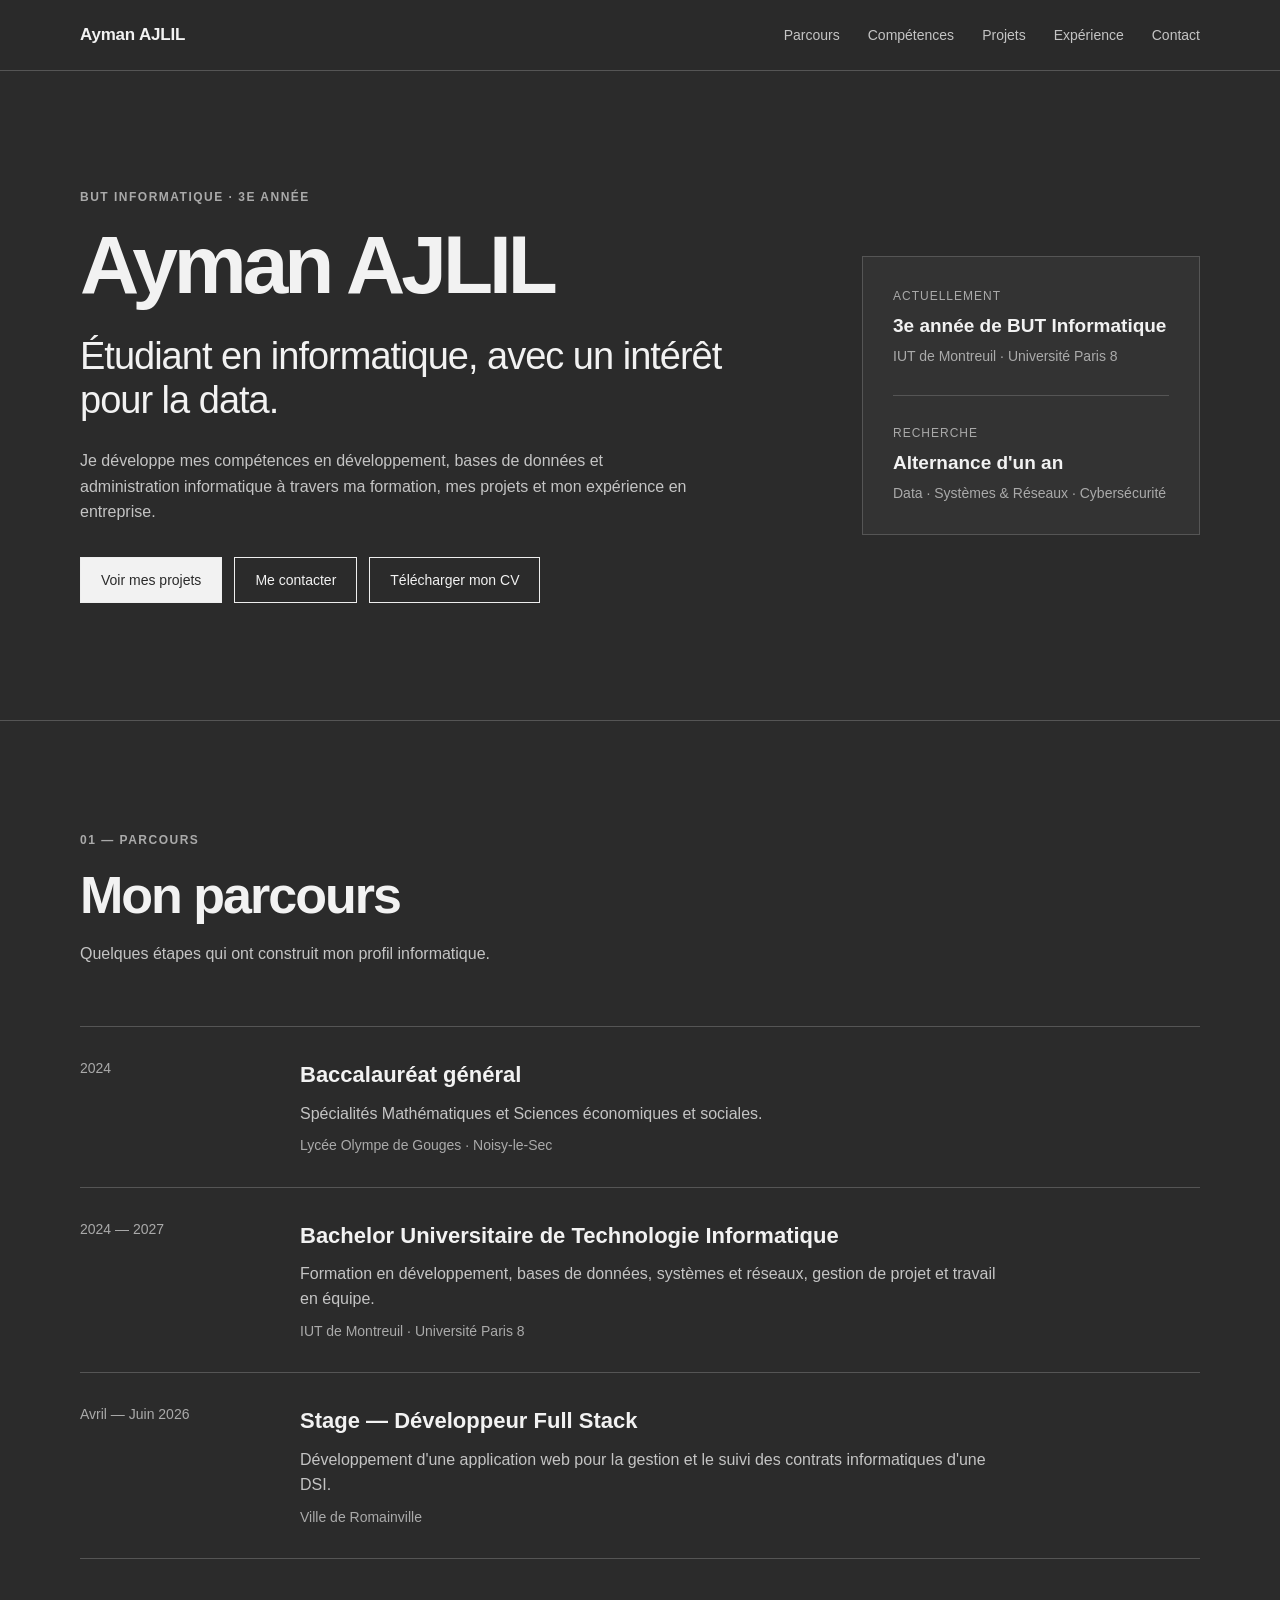
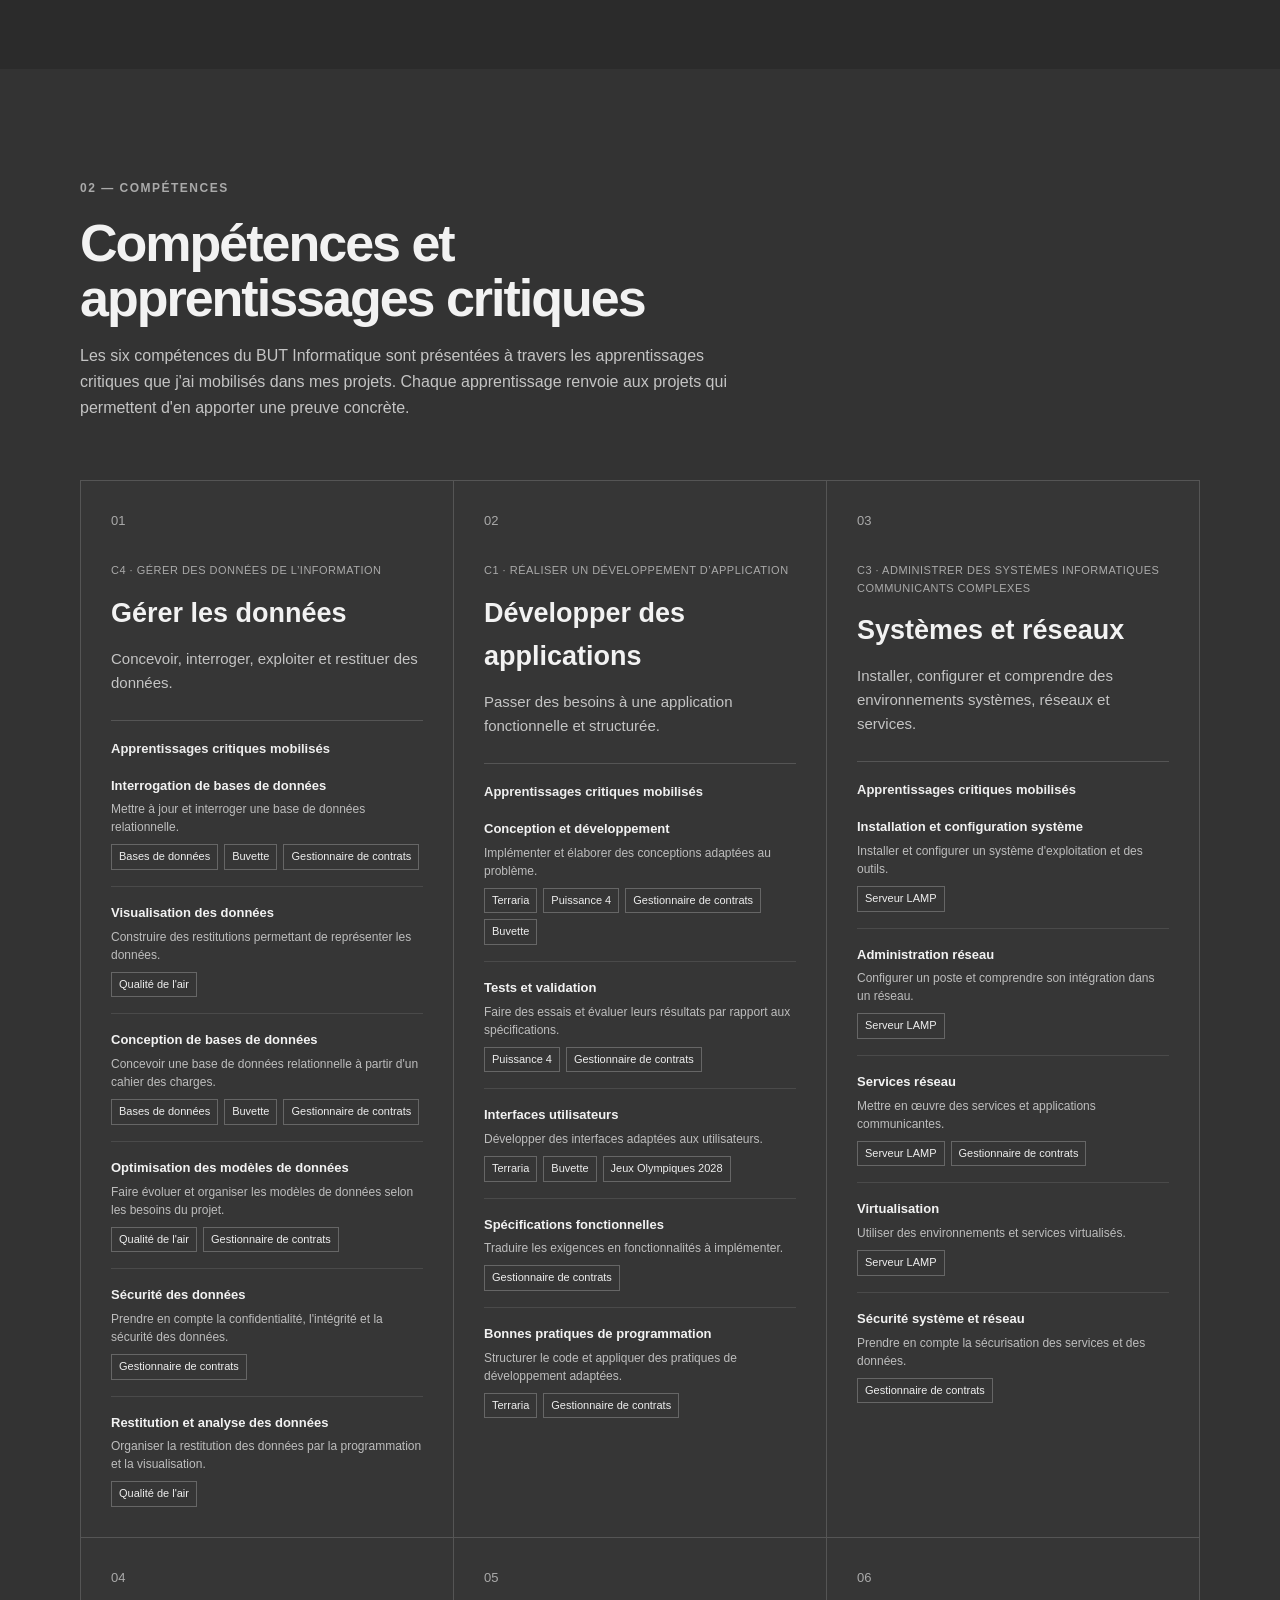
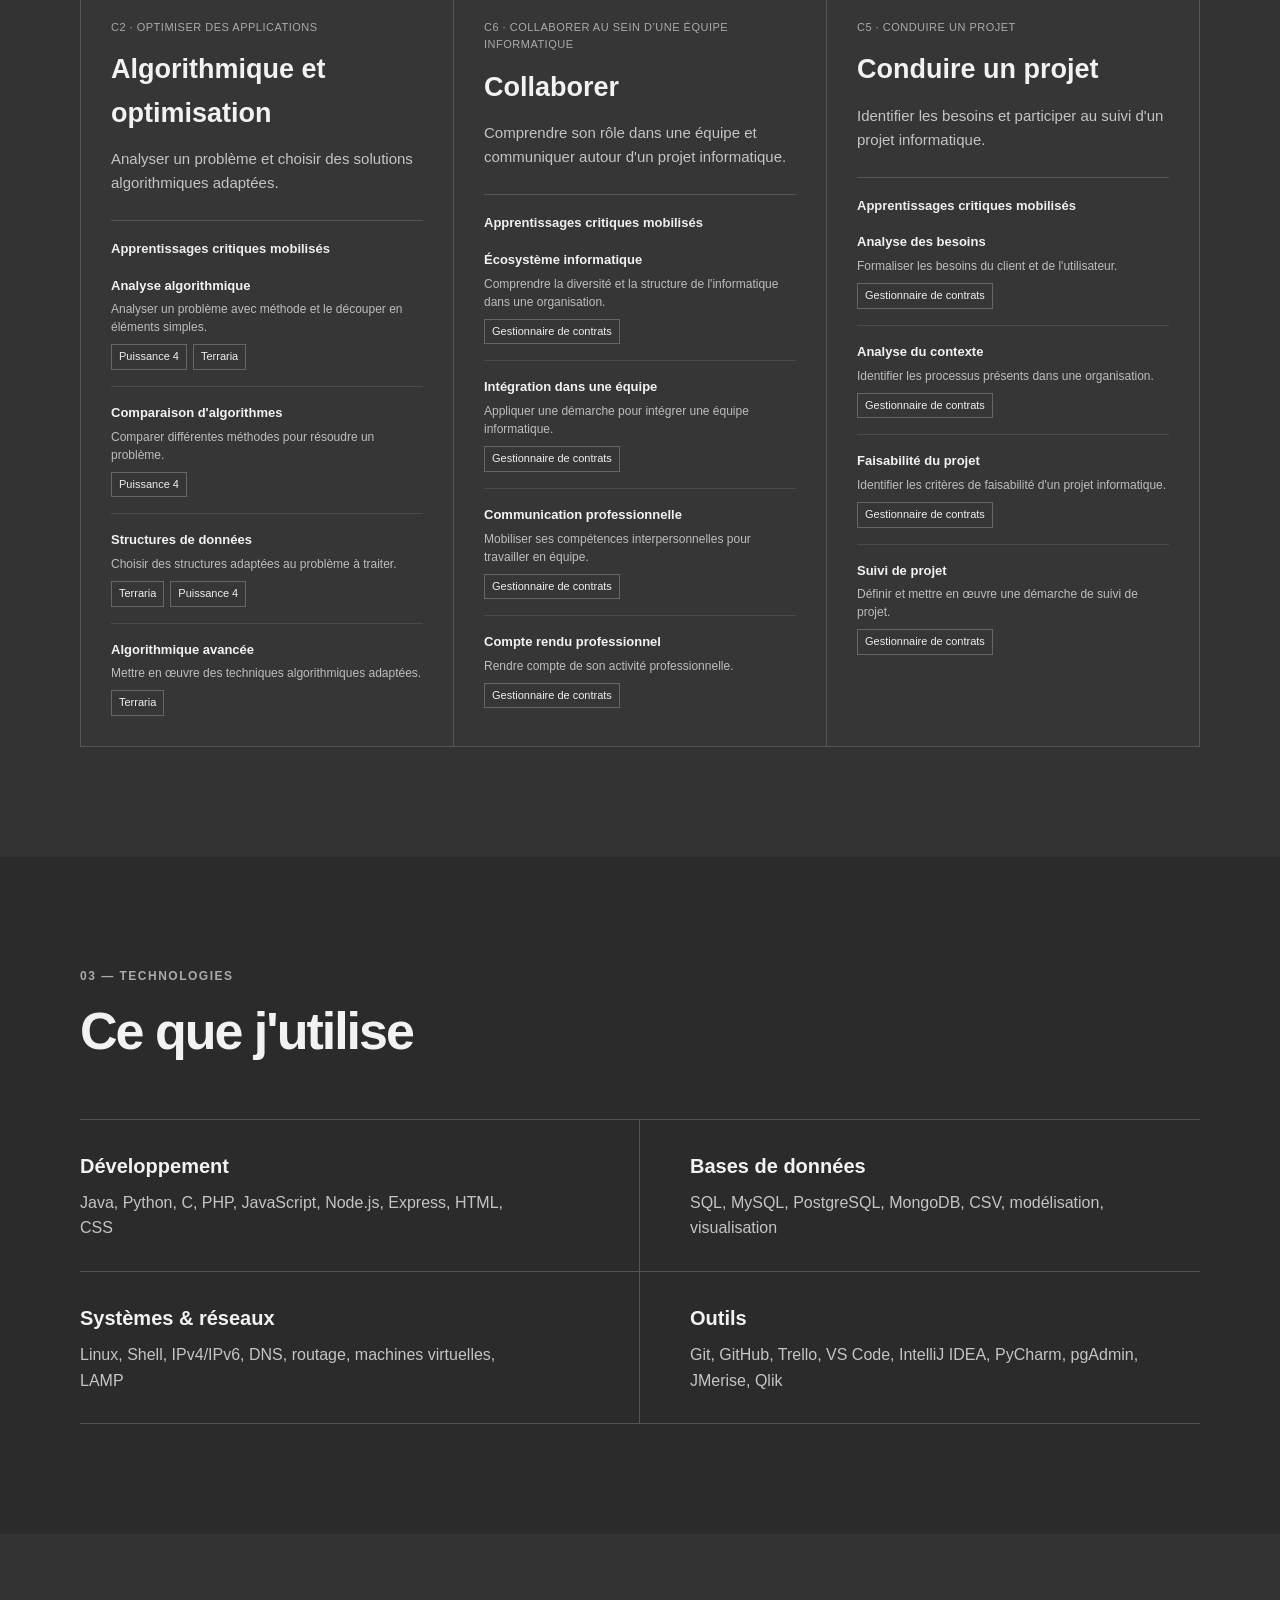
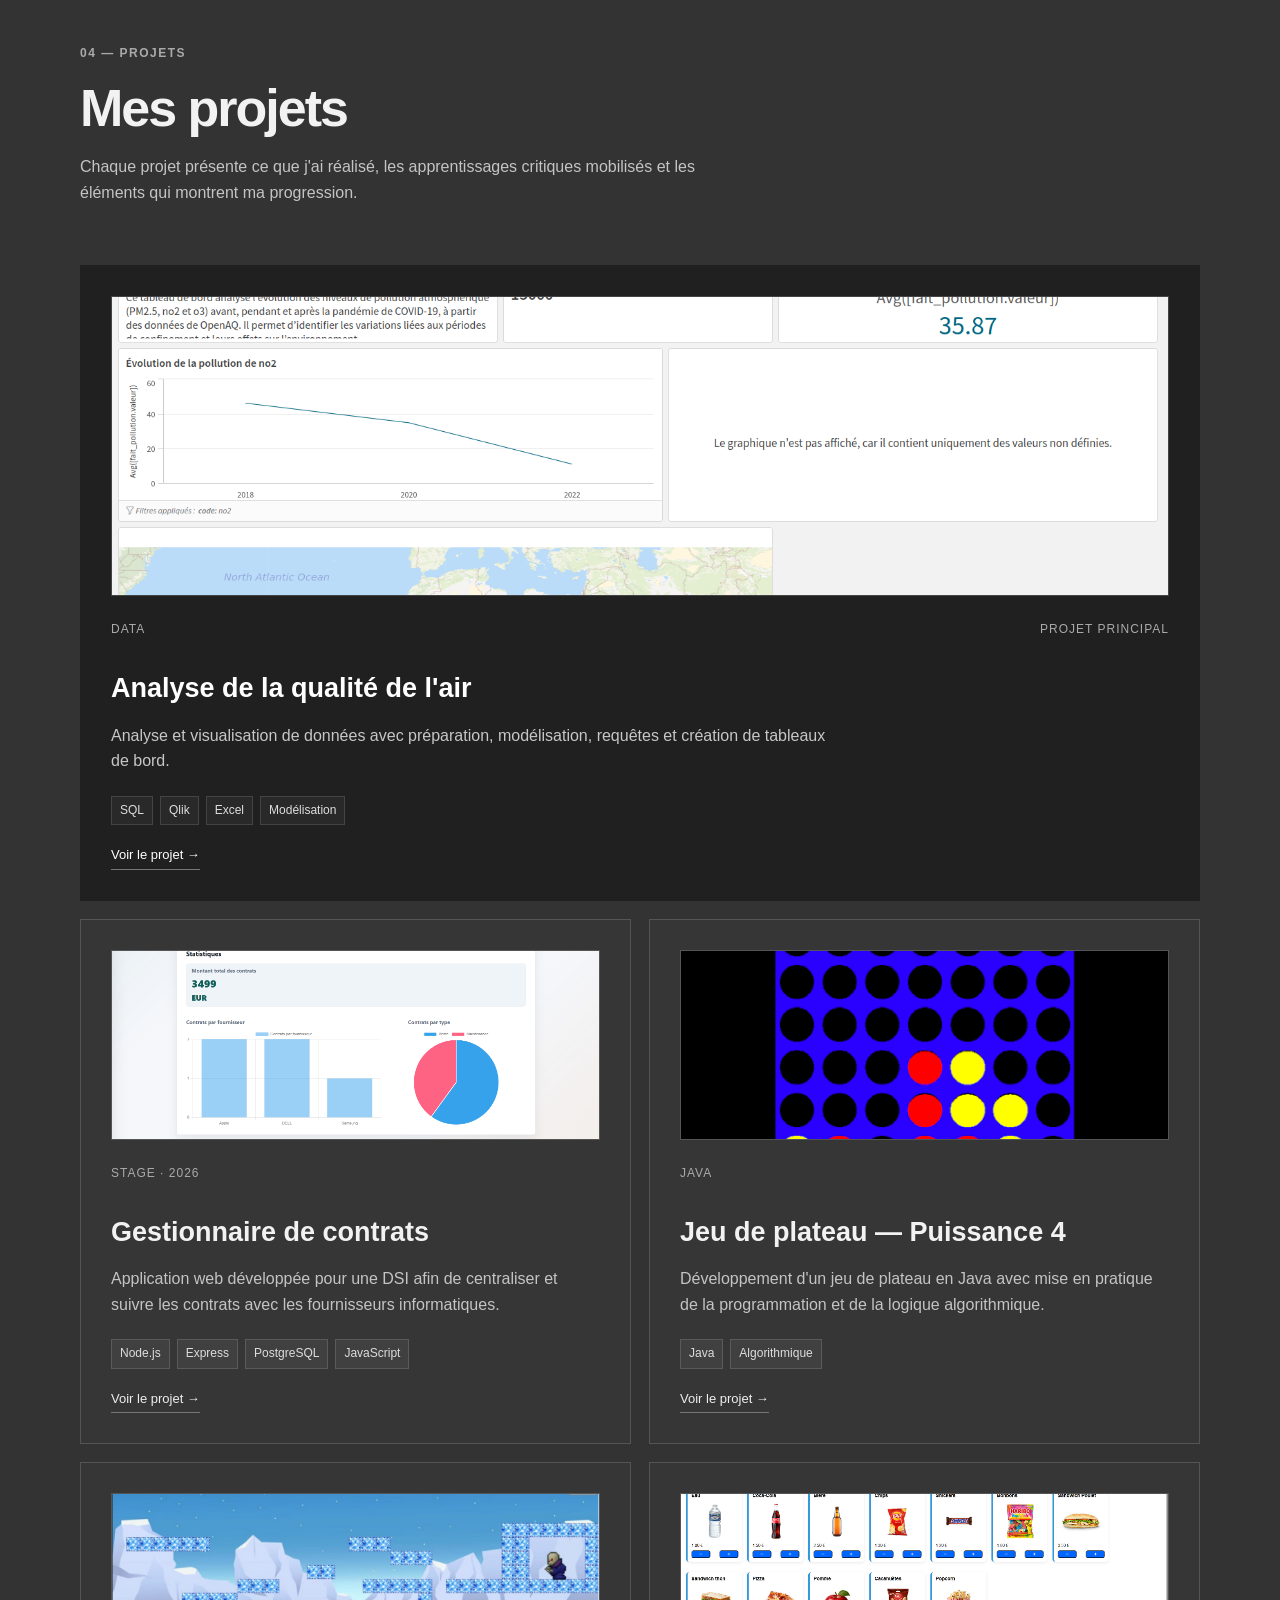
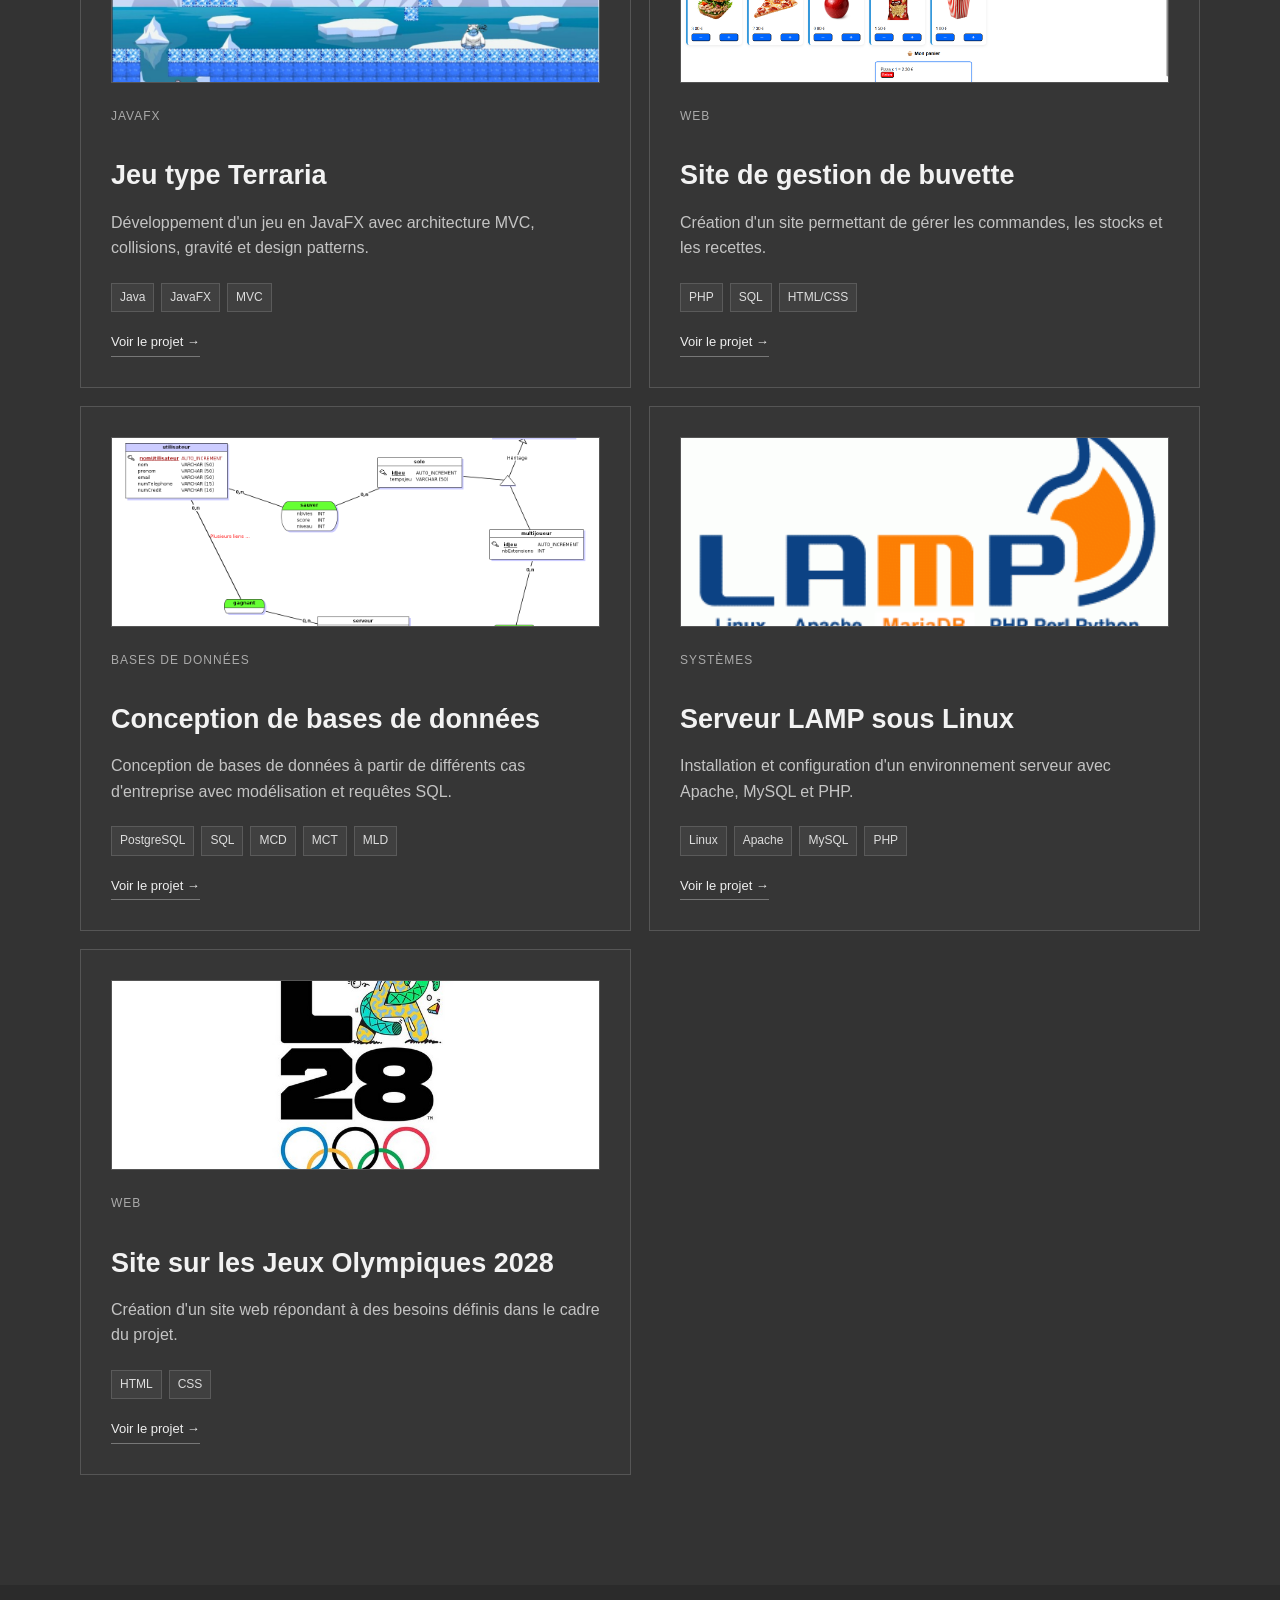
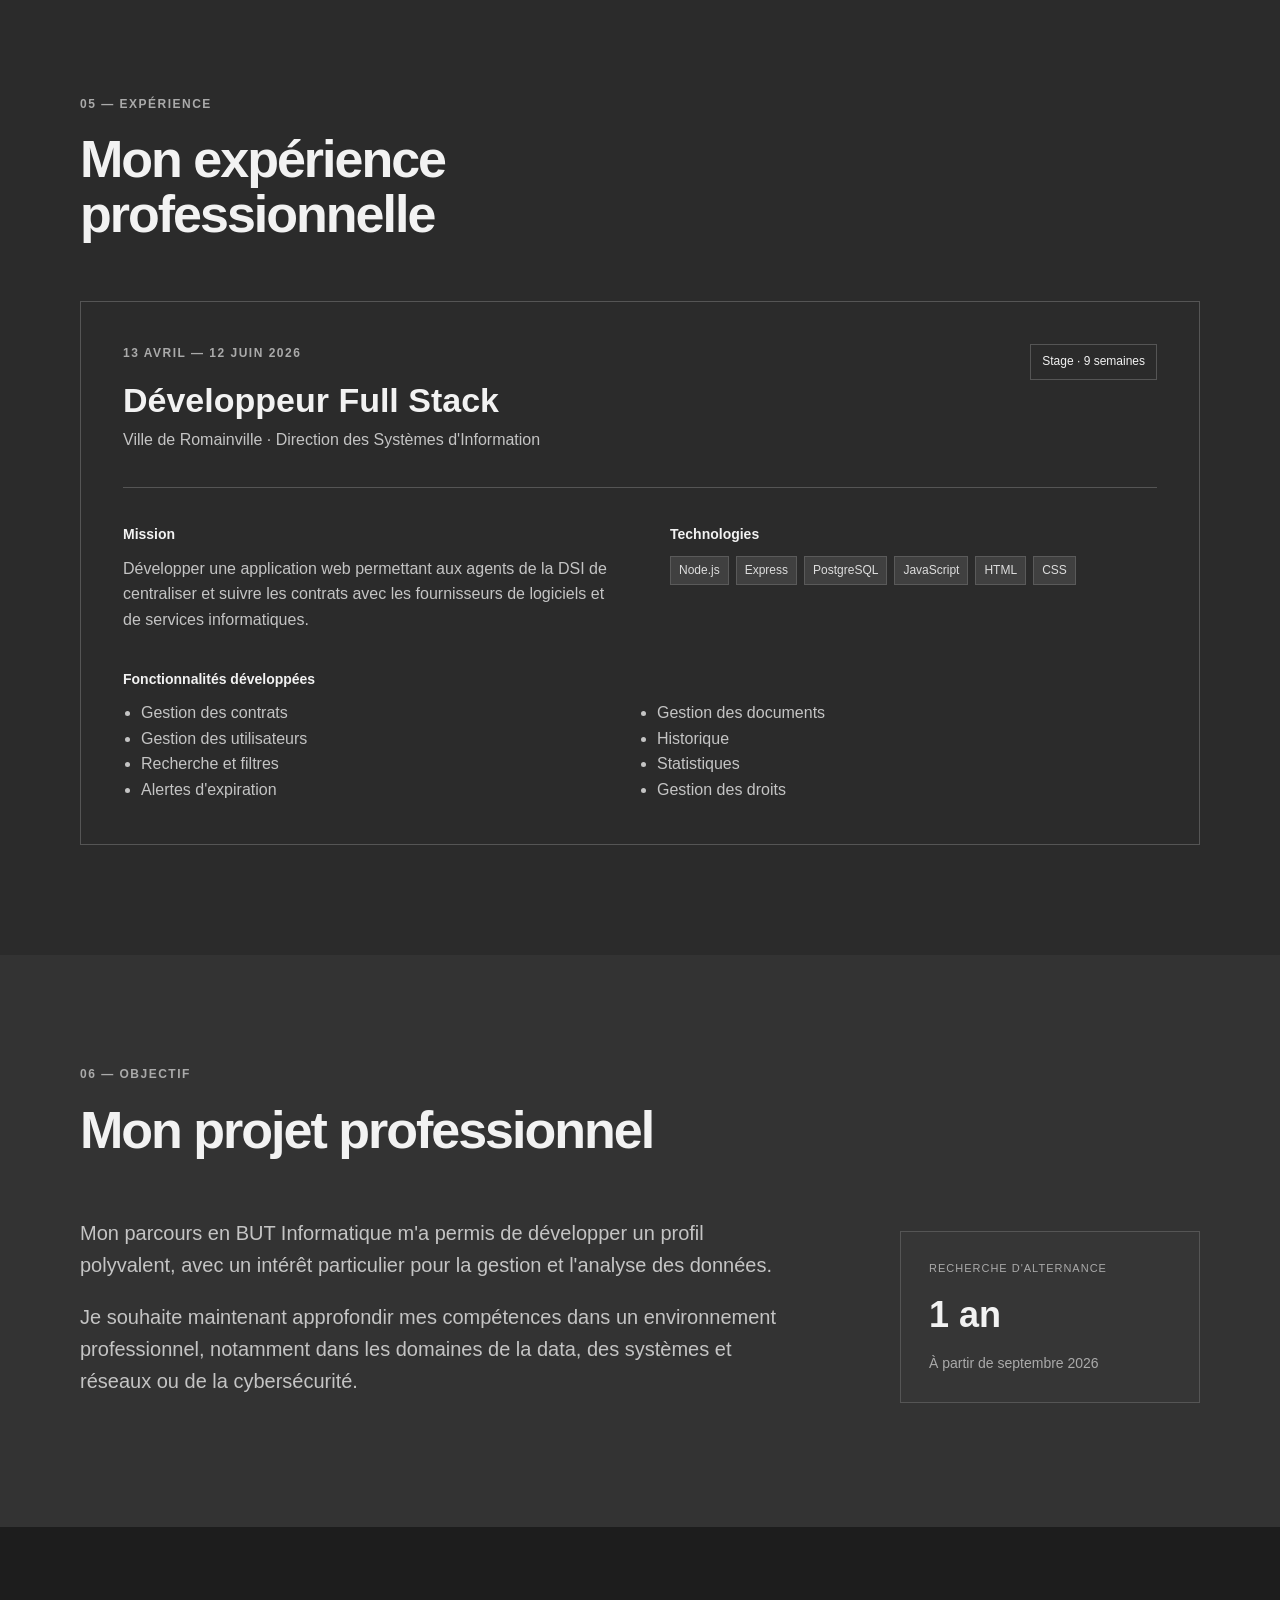
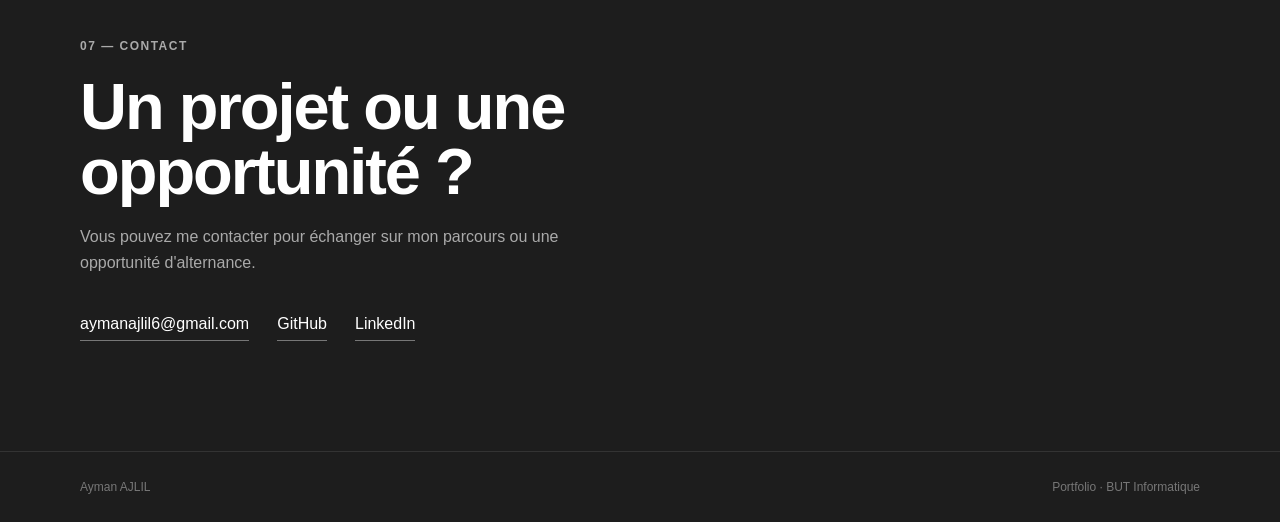
<file: index.html>
<!DOCTYPE html>
<html lang="fr">
<head>
    <meta charset="UTF-8">
    <meta name="viewport" content="width=device-width, initial-scale=1.0">
    <meta name="description" content="Portfolio d'Ayman AJLIL, étudiant en BUT Informatique.">
    <title>Ayman AJLIL — Portfolio</title>
    <link rel="stylesheet" href="style.css">
</head>
<body>
<header class="header">
    <div class="container nav">
        <a href="#accueil" class="logo">Ayman AJLIL</a>
        <button class="menu-button" id="menuButton" aria-label="Ouvrir le menu"><span></span><span></span><span></span></button>
        <nav id="mainNav">
            <a href="#parcours">Parcours</a>
            <a href="#competences">Compétences</a>
            <a href="#projets">Projets</a>
            <a href="#experience">Expérience</a>
            <a href="#contact">Contact</a>
        </nav>
    </div>
</header>

<main>
<section class="hero" id="accueil">
    <div class="container hero-content">
        <div class="hero-text">
            <p class="eyebrow">BUT Informatique · 3e année</p>
            <h1>Ayman AJLIL</h1>
            <h2>Étudiant en informatique, avec un intérêt pour la data.</h2>
            <p class="hero-description">Je développe mes compétences en développement, bases de données et administration informatique à travers ma formation, mes projets et mon expérience en entreprise.</p>
            <div class="hero-actions">
                <a class="button button-dark" href="#projets">Voir mes projets</a>
                <a class="button button-light" href="#contact">Me contacter</a>
                <a class="button button-light" href="AymanCV_Alternance.pdf" download>Télécharger mon CV</a>
            </div>
        </div>
        <div class="hero-card">
            <p>Actuellement</p><strong>3e année de BUT Informatique</strong><span>IUT de Montreuil · Université Paris 8</span>
            <div class="line"></div>
            <p>Recherche</p><strong>Alternance d'un an</strong><span>Data · Systèmes & Réseaux · Cybersécurité</span>
        </div>
    </div>
</section>

<section class="section" id="parcours">
    <div class="container">
        <div class="section-heading"><p class="eyebrow">01 — Parcours</p><h2>Mon parcours</h2><p>Quelques étapes qui ont construit mon profil informatique.</p></div>
        <div class="timeline">
            <article class="timeline-item"><div class="timeline-date">2024</div><div class="timeline-content"><h3>Baccalauréat général</h3><p>Spécialités Mathématiques et Sciences économiques et sociales.</p><span>Lycée Olympe de Gouges · Noisy-le-Sec</span></div></article>
            <article class="timeline-item"><div class="timeline-date">2024 — 2027</div><div class="timeline-content"><h3>Bachelor Universitaire de Technologie Informatique</h3><p>Formation en développement, bases de données, systèmes et réseaux, gestion de projet et travail en équipe.</p><span>IUT de Montreuil · Université Paris 8</span></div></article>
            <article class="timeline-item"><div class="timeline-date">Avril — Juin 2026</div><div class="timeline-content"><h3>Stage — Développeur Full Stack</h3><p>Développement d'une application web pour la gestion et le suivi des contrats informatiques d'une DSI.</p><span>Ville de Romainville</span></div></article>
        </div>
    </div>
</section>

<section class="section section-soft" id="competences">
<div class="container">
<div class="section-heading"><p class="eyebrow">02 — Compétences</p><h2>Compétences et apprentissages critiques</h2><p>Les six compétences du BUT Informatique sont présentées à travers les apprentissages critiques que j'ai mobilisés dans mes projets. Chaque apprentissage renvoie aux projets qui permettent d'en apporter une preuve concrète.</p></div>

<div class="competence-grid">
<article class="competence-card priority"><span class="number">01</span><p class="competence-ref">C4 · Gérer des données de l’information</p><h3>Gérer les données</h3><p>Concevoir, interroger, exploiter et restituer des données.</p>
<div class="learning-block"><h4>Apprentissages critiques mobilisés</h4>
<div class="ac-item" id="ac-c4-interrogation"><strong>Interrogation de bases de données</strong><span>Mettre à jour et interroger une base de données relationnelle.</span><div class="linked-projects"><a href="projets/bases-donnees.html">Bases de données</a><a href="projets/buvette.html">Buvette</a><a href="projets/gestionnaire-contrats.html">Gestionnaire de contrats</a></div></div>
<div class="ac-item" id="ac-c4-visualisation"><strong>Visualisation des données</strong><span>Construire des restitutions permettant de représenter les données.</span><div class="linked-projects"><a href="projets/qualite-air.html">Qualité de l'air</a></div></div>
<div class="ac-item" id="ac-c4-conception"><strong>Conception de bases de données</strong><span>Concevoir une base de données relationnelle à partir d'un cahier des charges.</span><div class="linked-projects"><a href="projets/bases-donnees.html">Bases de données</a><a href="projets/buvette.html">Buvette</a><a href="projets/gestionnaire-contrats.html">Gestionnaire de contrats</a></div></div>
<div class="ac-item" id="ac-c4-optimisation"><strong>Optimisation des modèles de données</strong><span>Faire évoluer et organiser les modèles de données selon les besoins du projet.</span><div class="linked-projects"><a href="projets/qualite-air.html">Qualité de l'air</a><a href="projets/gestionnaire-contrats.html">Gestionnaire de contrats</a></div></div>
<div class="ac-item" id="ac-c4-securite"><strong>Sécurité des données</strong><span>Prendre en compte la confidentialité, l'intégrité et la sécurité des données.</span><div class="linked-projects"><a href="projets/gestionnaire-contrats.html">Gestionnaire de contrats</a></div></div>
<div class="ac-item" id="ac-c4-restitution"><strong>Restitution et analyse des données</strong><span>Organiser la restitution des données par la programmation et la visualisation.</span><div class="linked-projects"><a href="projets/qualite-air.html">Qualité de l'air</a></div></div>
</div></article>

<article class="competence-card priority"><span class="number">02</span><p class="competence-ref">C1 · Réaliser un développement d’application</p><h3>Développer des applications</h3><p>Passer des besoins à une application fonctionnelle et structurée.</p>
<div class="learning-block"><h4>Apprentissages critiques mobilisés</h4>
<div class="ac-item"><strong>Conception et développement</strong><span>Implémenter et élaborer des conceptions adaptées au problème.</span><div class="linked-projects"><a href="projets/terraria.html">Terraria</a><a href="projets/puissance-4.html">Puissance 4</a><a href="projets/gestionnaire-contrats.html">Gestionnaire de contrats</a><a href="projets/buvette.html">Buvette</a></div></div>
<div class="ac-item"><strong>Tests et validation</strong><span>Faire des essais et évaluer leurs résultats par rapport aux spécifications.</span><div class="linked-projects"><a href="projets/puissance-4.html">Puissance 4</a><a href="projets/gestionnaire-contrats.html">Gestionnaire de contrats</a></div></div>
<div class="ac-item"><strong>Interfaces utilisateurs</strong><span>Développer des interfaces adaptées aux utilisateurs.</span><div class="linked-projects"><a href="projets/terraria.html">Terraria</a><a href="projets/buvette.html">Buvette</a><a href="projets/jo-2028.html">Jeux Olympiques 2028</a></div></div>
<div class="ac-item"><strong>Spécifications fonctionnelles</strong><span>Traduire les exigences en fonctionnalités à implémenter.</span><div class="linked-projects"><a href="projets/gestionnaire-contrats.html">Gestionnaire de contrats</a></div></div>
<div class="ac-item"><strong>Bonnes pratiques de programmation</strong><span>Structurer le code et appliquer des pratiques de développement adaptées.</span><div class="linked-projects"><a href="projets/terraria.html">Terraria</a><a href="projets/gestionnaire-contrats.html">Gestionnaire de contrats</a></div></div>
</div></article>

<article class="competence-card"><span class="number">03</span><p class="competence-ref">C3 · Administrer des systèmes informatiques communicants complexes</p><h3>Systèmes et réseaux</h3><p>Installer, configurer et comprendre des environnements systèmes, réseaux et services.</p>
<div class="learning-block"><h4>Apprentissages critiques mobilisés</h4>
<div class="ac-item"><strong>Installation et configuration système</strong><span>Installer et configurer un système d'exploitation et des outils.</span><div class="linked-projects"><a href="projets/lamp.html">Serveur LAMP</a></div></div>
<div class="ac-item"><strong>Administration réseau</strong><span>Configurer un poste et comprendre son intégration dans un réseau.</span><div class="linked-projects"><a href="projets/lamp.html">Serveur LAMP</a></div></div>
<div class="ac-item"><strong>Services réseau</strong><span>Mettre en œuvre des services et applications communicantes.</span><div class="linked-projects"><a href="projets/lamp.html">Serveur LAMP</a><a href="projets/gestionnaire-contrats.html">Gestionnaire de contrats</a></div></div>
<div class="ac-item"><strong>Virtualisation</strong><span>Utiliser des environnements et services virtualisés.</span><div class="linked-projects"><a href="projets/lamp.html">Serveur LAMP</a></div></div>
<div class="ac-item"><strong>Sécurité système et réseau</strong><span>Prendre en compte la sécurisation des services et des données.</span><div class="linked-projects"><a href="projets/gestionnaire-contrats.html">Gestionnaire de contrats</a></div></div>
</div></article>

<article class="competence-card"><span class="number">04</span><p class="competence-ref">C2 · Optimiser des applications</p><h3>Algorithmique et optimisation</h3><p>Analyser un problème et choisir des solutions algorithmiques adaptées.</p>
<div class="learning-block"><h4>Apprentissages critiques mobilisés</h4>
<div class="ac-item"><strong>Analyse algorithmique</strong><span>Analyser un problème avec méthode et le découper en éléments simples.</span><div class="linked-projects"><a href="projets/puissance-4.html">Puissance 4</a><a href="projets/terraria.html">Terraria</a></div></div>
<div class="ac-item"><strong>Comparaison d'algorithmes</strong><span>Comparer différentes méthodes pour résoudre un problème.</span><div class="linked-projects"><a href="projets/puissance-4.html">Puissance 4</a></div></div>
<div class="ac-item"><strong>Structures de données</strong><span>Choisir des structures adaptées au problème à traiter.</span><div class="linked-projects"><a href="projets/terraria.html">Terraria</a><a href="projets/puissance-4.html">Puissance 4</a></div></div>
<div class="ac-item"><strong>Algorithmique avancée</strong><span>Mettre en œuvre des techniques algorithmiques adaptées.</span><div class="linked-projects"><a href="projets/terraria.html">Terraria</a></div></div>
</div></article>

<article class="competence-card"><span class="number">05</span><p class="competence-ref">C6 · Collaborer au sein d’une équipe informatique</p><h3>Collaborer</h3><p>Comprendre son rôle dans une équipe et communiquer autour d'un projet informatique.</p>
<div class="learning-block"><h4>Apprentissages critiques mobilisés</h4>
<div class="ac-item"><strong>Écosystème informatique</strong><span>Comprendre la diversité et la structure de l'informatique dans une organisation.</span><div class="linked-projects"><a href="projets/gestionnaire-contrats.html">Gestionnaire de contrats</a></div></div>
<div class="ac-item"><strong>Intégration dans une équipe</strong><span>Appliquer une démarche pour intégrer une équipe informatique.</span><div class="linked-projects"><a href="projets/gestionnaire-contrats.html">Gestionnaire de contrats</a></div></div>
<div class="ac-item"><strong>Communication professionnelle</strong><span>Mobiliser ses compétences interpersonnelles pour travailler en équipe.</span><div class="linked-projects"><a href="projets/gestionnaire-contrats.html">Gestionnaire de contrats</a></div></div>
<div class="ac-item"><strong>Compte rendu professionnel</strong><span>Rendre compte de son activité professionnelle.</span><div class="linked-projects"><a href="projets/gestionnaire-contrats.html">Gestionnaire de contrats</a></div></div>
</div></article>

<article class="competence-card"><span class="number">06</span><p class="competence-ref">C5 · Conduire un projet</p><h3>Conduire un projet</h3><p>Identifier les besoins et participer au suivi d'un projet informatique.</p>
<div class="learning-block"><h4>Apprentissages critiques mobilisés</h4>
<div class="ac-item"><strong>Analyse des besoins</strong><span>Formaliser les besoins du client et de l'utilisateur.</span><div class="linked-projects"><a href="projets/gestionnaire-contrats.html">Gestionnaire de contrats</a></div></div>
<div class="ac-item"><strong>Analyse du contexte</strong><span>Identifier les processus présents dans une organisation.</span><div class="linked-projects"><a href="projets/gestionnaire-contrats.html">Gestionnaire de contrats</a></div></div>
<div class="ac-item"><strong>Faisabilité du projet</strong><span>Identifier les critères de faisabilité d'un projet informatique.</span><div class="linked-projects"><a href="projets/gestionnaire-contrats.html">Gestionnaire de contrats</a></div></div>
<div class="ac-item"><strong>Suivi de projet</strong><span>Définir et mettre en œuvre une démarche de suivi de projet.</span><div class="linked-projects"><a href="projets/gestionnaire-contrats.html">Gestionnaire de contrats</a></div></div>
</div></article>
</div>
</div>
</section>

<section class="section" id="technologies"><div class="container"><div class="section-heading"><p class="eyebrow">03 — Technologies</p><h2>Ce que j'utilise</h2></div><div class="technology-grid">
<div><h3>Développement</h3><p>Java, Python, C, PHP, JavaScript, Node.js, Express, HTML, CSS</p></div>
<div><h3>Bases de données</h3><p>SQL, MySQL, PostgreSQL, MongoDB, CSV, modélisation, visualisation</p></div>
<div><h3>Systèmes & réseaux</h3><p>Linux, Shell, IPv4/IPv6, DNS, routage, machines virtuelles, LAMP</p></div>
<div><h3>Outils</h3><p>Git, GitHub, Trello, VS Code, IntelliJ IDEA, PyCharm, pgAdmin, JMerise, Qlik</p></div>
</div></div></section>

<section class="section section-soft" id="projets"><div class="container"><div class="section-heading"><p class="eyebrow">04 — Projets</p><h2>Mes projets</h2><p>Chaque projet présente ce que j'ai réalisé, les apprentissages critiques mobilisés et les éléments qui montrent ma progression.</p></div>
<div class="project-grid">
<article class="project-card featured"><img class="project-image" src="images/qualite-air.png" alt="Analyse de la qualité de l'air"><div class="project-top"><span>Data</span><span>Projet principal</span></div><h3>Analyse de la qualité de l'air</h3><p>Analyse et visualisation de données avec préparation, modélisation, requêtes et création de tableaux de bord.</p><div class="tags"><span>SQL</span><span>Qlik</span><span>Excel</span><span>Modélisation</span></div><a class="project-link" href="projets/qualite-air.html">Voir le projet →</a></article>
<article class="project-card"><img class="project-image" src="images/projet-stage.png" alt="Gestionnaire de contrats"><div class="project-top"><span>Stage · 2026</span></div><h3>Gestionnaire de contrats</h3><p>Application web développée pour une DSI afin de centraliser et suivre les contrats avec les fournisseurs informatiques.</p><div class="tags"><span>Node.js</span><span>Express</span><span>PostgreSQL</span><span>JavaScript</span></div><a class="project-link" href="projets/gestionnaire-contrats.html">Voir le projet →</a></article>
<article class="project-card"><img class="project-image" src="images/puissance-4.png" alt="Puissance 4"><div class="project-top"><span>Java</span></div><h3>Jeu de plateau — Puissance 4</h3><p>Développement d'un jeu de plateau en Java avec mise en pratique de la programmation et de la logique algorithmique.</p><div class="tags"><span>Java</span><span>Algorithmique</span></div><a class="project-link" href="projets/puissance-4.html">Voir le projet →</a></article>
<article class="project-card"><img class="project-image" src="images/terraria.png" alt="Jeu type Terraria"><div class="project-top"><span>JavaFX</span></div><h3>Jeu type Terraria</h3><p>Développement d'un jeu en JavaFX avec architecture MVC, collisions, gravité et design patterns.</p><div class="tags"><span>Java</span><span>JavaFX</span><span>MVC</span></div><a class="project-link" href="projets/terraria.html">Voir le projet →</a></article>
<article class="project-card"><img class="project-image" src="images/buvette.png" alt="Site de gestion de buvette"><div class="project-top"><span>Web</span></div><h3>Site de gestion de buvette</h3><p>Création d'un site permettant de gérer les commandes, les stocks et les recettes.</p><div class="tags"><span>PHP</span><span>SQL</span><span>HTML/CSS</span></div><a class="project-link" href="projets/buvette.html">Voir le projet →</a></article>
<article class="project-card"><img class="project-image" src="images/bases-donnees.png" alt="Conception de bases de données"><div class="project-top"><span>Bases de données</span></div><h3>Conception de bases de données</h3><p>Conception de bases de données à partir de différents cas d'entreprise avec modélisation et requêtes SQL.</p><div class="tags"><span>PostgreSQL</span><span>SQL</span><span>MCD</span><span>MCT</span><span>MLD</span></div><a class="project-link" href="projets/bases-donnees.html">Voir le projet →</a></article>
<article class="project-card"><img class="project-image" src="images/serveur-lamp.png" alt="Serveur LAMP sous Linux"><div class="project-top"><span>Systèmes</span></div><h3>Serveur LAMP sous Linux</h3><p>Installation et configuration d'un environnement serveur avec Apache, MySQL et PHP.</p><div class="tags"><span>Linux</span><span>Apache</span><span>MySQL</span><span>PHP</span></div><a class="project-link" href="projets/lamp.html">Voir le projet →</a></article>
<article class="project-card"><img class="project-image" src="images/jo-2028.png" alt="Site sur les Jeux Olympiques 2028"><div class="project-top"><span>Web</span></div><h3>Site sur les Jeux Olympiques 2028</h3><p>Création d'un site web répondant à des besoins définis dans le cadre du projet.</p><div class="tags"><span>HTML</span><span>CSS</span></div><a class="project-link" href="projets/jo-2028.html">Voir le projet →</a></article>
</div></div></section>

<section class="section" id="experience"><div class="container"><div class="section-heading"><p class="eyebrow">05 — Expérience</p><h2>Mon expérience professionnelle</h2></div><article class="experience-card"><div class="experience-header"><div><p class="eyebrow">13 avril — 12 juin 2026</p><h3>Développeur Full Stack</h3><div class="company-title"><p class="company">Ville de Romainville · Direction des Systèmes d'Information</p></div></div><span class="experience-label">Stage · 9 semaines</span></div><div class="experience-body"><div><h4>Mission</h4><p>Développer une application web permettant aux agents de la DSI de centraliser et suivre les contrats avec les fournisseurs de logiciels et de services informatiques.</p></div><div><h4>Technologies</h4><div class="tags"><span>Node.js</span><span>Express</span><span>PostgreSQL</span><span>JavaScript</span><span>HTML</span><span>CSS</span></div></div><div><h4>Fonctionnalités développées</h4><ul class="columns-list"><li>Gestion des contrats</li><li>Gestion des utilisateurs</li><li>Recherche et filtres</li><li>Alertes d'expiration</li><li>Gestion des documents</li><li>Historique</li><li>Statistiques</li><li>Gestion des droits</li></ul></div></div></article></div></section>

<section class="section section-soft"><div class="container"><div class="section-heading"><p class="eyebrow">06 — Objectif</p><h2>Mon projet professionnel</h2></div><div class="goal"><div><p>Mon parcours en BUT Informatique m'a permis de développer un profil polyvalent, avec un intérêt particulier pour la gestion et l'analyse des données.</p><p>Je souhaite maintenant approfondir mes compétences dans un environnement professionnel, notamment dans les domaines de la data, des systèmes et réseaux ou de la cybersécurité.</p></div><div class="goal-box"><span>Recherche d'alternance</span><strong>1 an</strong><p>À partir de septembre 2026</p></div></div></div></section>

<section class="contact" id="contact"><div class="container"><p class="eyebrow">07 — Contact</p><h2>Un projet ou une opportunité ?</h2><p>Vous pouvez me contacter pour échanger sur mon parcours ou une opportunité d'alternance.</p><div class="contact-links"><a href="mailto:aymanajlil6@gmail.com">aymanajlil6@gmail.com</a><a href="https://github.com/aajlil" target="_blank" rel="noopener">GitHub</a><a href="https://www.linkedin.com/in/ayman-ajlil" target="_blank" rel="noopener">LinkedIn</a></div></div></section>
</main>
<footer><div class="container footer-content"><span>Ayman AJLIL</span><span>Portfolio · BUT Informatique</span></div></footer>
<script src="script.js"></script>
</body>
</html>
</file>
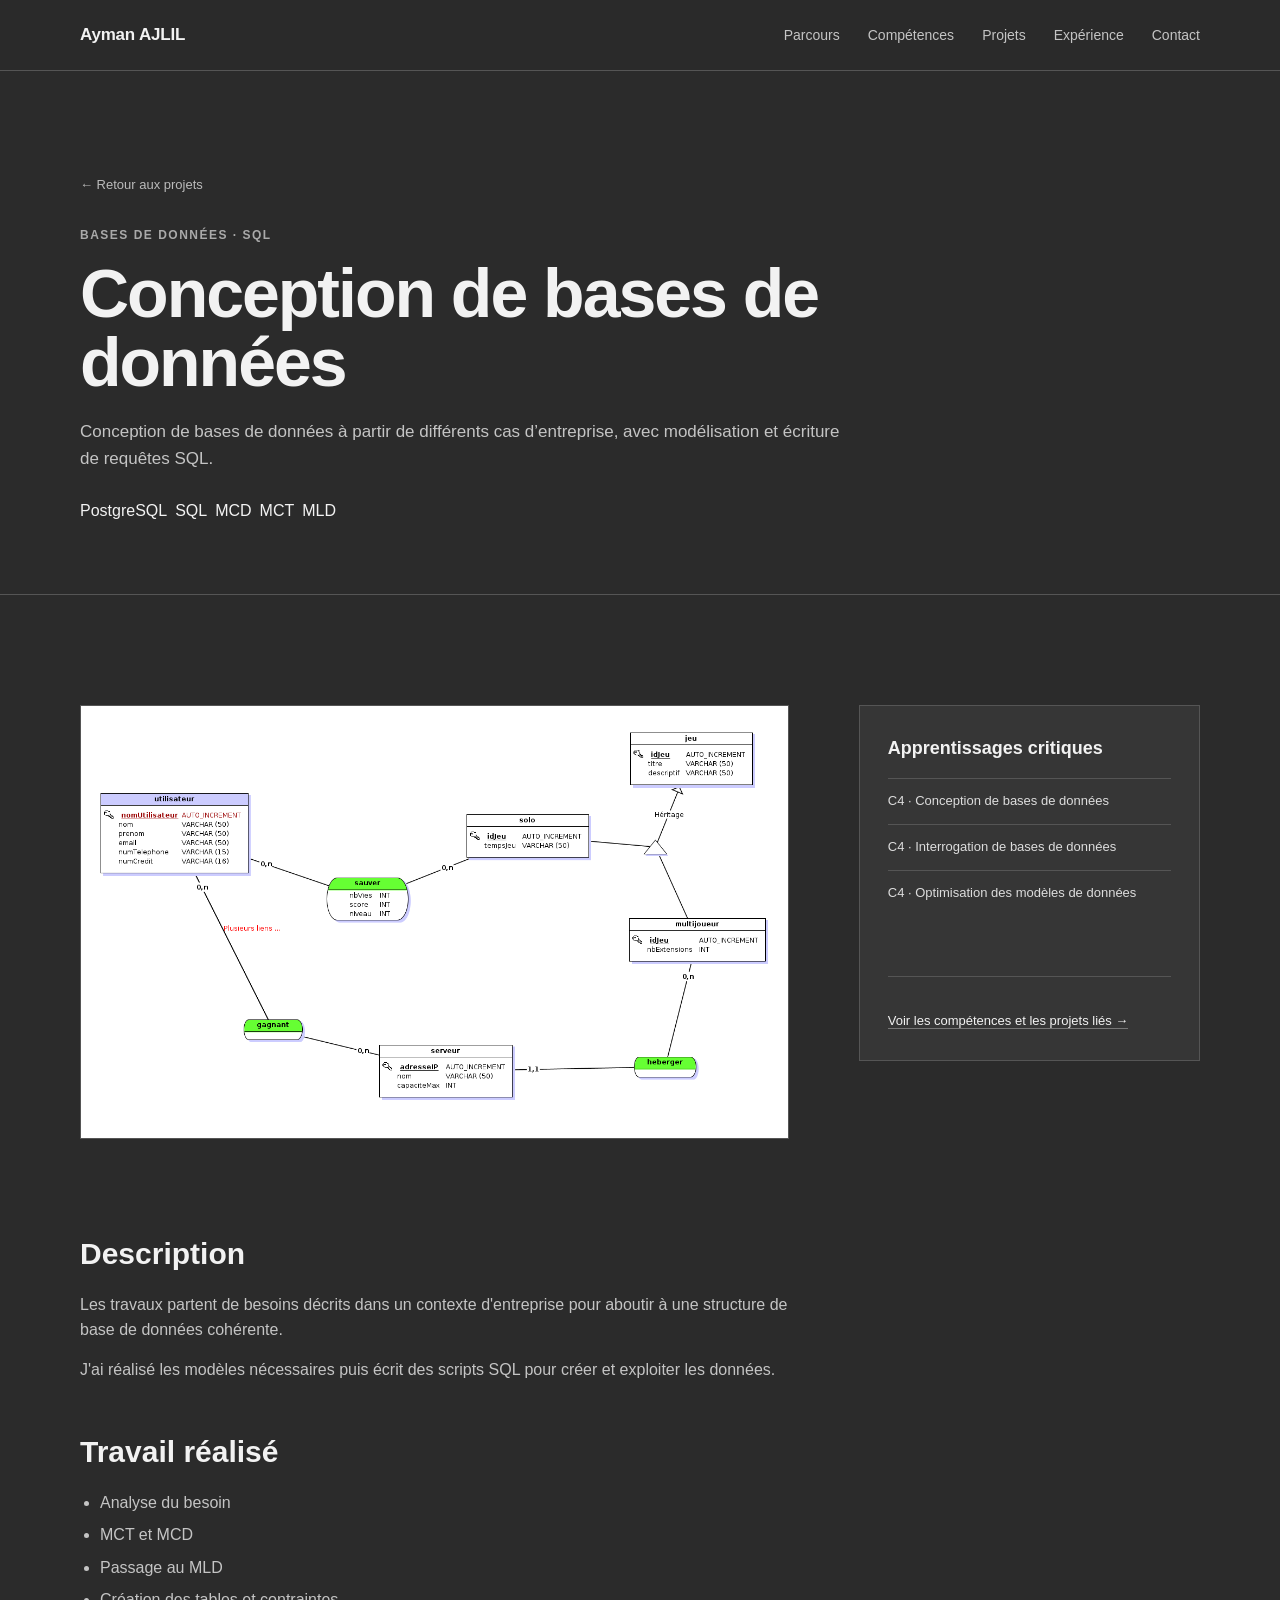
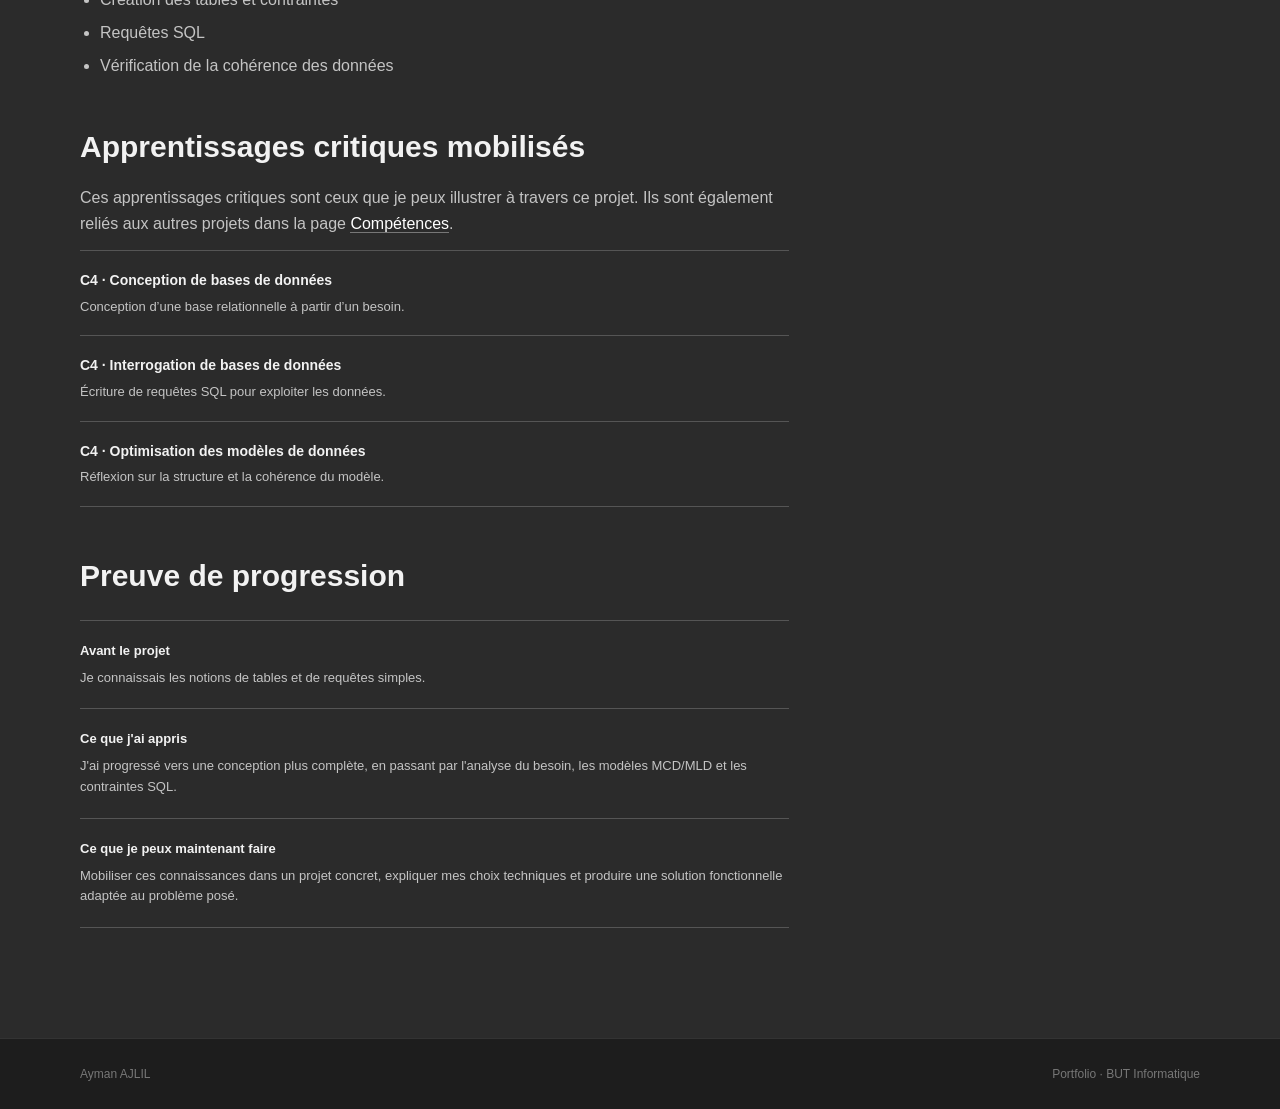
<file: projets/bases-donnees.html>
<!DOCTYPE html>
<html lang="fr">
<head>
    <meta charset="UTF-8">
    <meta name="viewport" content="width=device-width, initial-scale=1.0">
    <meta name="description" content="Projet Conception de bases de données — Portfolio d'Ayman AJLIL">
    <title>Conception de bases de données — Ayman AJLIL</title>
    <link rel="stylesheet" href="../style.css">
</head>
<body>
<header class="header">
    <div class="container nav"><a href="../index.html" class="logo">Ayman AJLIL</a>
        <button class="menu-button" id="menuButton" aria-label="Ouvrir le menu"><span></span><span></span><span></span>
        </button>
        <nav id="mainNav"><a href="../index.html#parcours">Parcours</a><a
                href="../index.html#competences">Compétences</a><a href="../index.html#projets">Projets</a><a
                href="../index.html#experience">Expérience</a><a href="../index.html#contact">Contact</a></nav>
    </div>
</header>
<main>
    <section class="project-hero">
        <div class="container"><a class="back-link" href="../index.html#projets">← Retour aux projets</a>
            <p class="eyebrow">Bases de données · SQL</p>
            <h1>Conception de bases de données</h1>
            <p class="project-hero-intro">Conception de bases de données à partir de différents cas d’entreprise, avec
                modélisation et écriture de requêtes SQL.</p>
            <div class="project-meta">
                <span>PostgreSQL</span><span>SQL</span><span>MCD</span><span>MCT</span><span>MLD</span></div>
        </div>
    </section>
    <section class="section">
        <div class="container project-layout">
            <div class="project-content"><img class="project-main-image" src="../images/bases-donnees.png"
                                              alt="Conception de bases de données">
                <h2>Description</h2>
                <p>Les travaux partent de besoins décrits dans un contexte d'entreprise pour aboutir à une structure de
                    base de données cohérente.</p>
                <p>J'ai réalisé les modèles nécessaires puis écrit des scripts SQL pour créer et exploiter les
                    données.</p>
                <h2>Travail réalisé</h2>
                <ul>
                    <li>Analyse du besoin</li>
                    <li>MCT et MCD</li>
                    <li>Passage au MLD</li>
                    <li>Création des tables et contraintes</li>
                    <li>Requêtes SQL</li>
                    <li>Vérification de la cohérence des données</li>
                </ul>
                <h2>Apprentissages critiques mobilisés</h2>
                <p>Ces apprentissages critiques sont ceux que je peux illustrer à travers ce projet. Ils sont également
                    reliés aux autres projets dans la page <a class="inline-link" href="../index.html#competences">Compétences</a>.
                </p>
                <div class="ac-page-list">
                    <div class="ac-page-item"><strong>C4 · Conception de bases de données</strong>
                        <p>Conception d’une base relationnelle à partir d’un besoin.</p></div>
                    <div class="ac-page-item"><strong>C4 · Interrogation de bases de données</strong>
                        <p>Écriture de requêtes SQL pour exploiter les données.</p></div>
                    <div class="ac-page-item"><strong>C4 · Optimisation des modèles de données</strong>
                        <p>Réflexion sur la structure et la cohérence du modèle.</p></div>
                </div>
                <h2>Preuve de progression</h2>
                <div class="progression">
                    <div class="progression-row"><strong>Avant le projet</strong>
                        <p>Je connaissais les notions de tables et de requêtes simples.</p></div>
                    <div class="progression-row"><strong>Ce que j'ai appris</strong>
                        <p>J'ai progressé vers une conception plus complète, en passant par l'analyse du besoin, les
                            modèles MCD/MLD et les contraintes SQL.</p></div>
                    <div class="progression-row"><strong>Ce que je peux maintenant faire</strong>
                        <p>Mobiliser ces connaissances dans un projet concret, expliquer mes choix techniques et
                            produire une solution fonctionnelle adaptée au problème posé.</p></div>
                </div>
            </div>
            <aside class="project-side"><h3>Apprentissages critiques</h3><a class="ac-link"
                                                                            href="../index.html#competences">C4 ·
                Conception de bases de données</a><a class="ac-link" href="../index.html#competences">C4 · Interrogation
                de bases de données</a><a class="ac-link" href="../index.html#competences">C4 · Optimisation des modèles
                de données</a>
                <div class="project-bottom"><a href="../index.html#competences">Voir les compétences et les projets liés
                    →</a></div>
            </aside>
        </div>
    </section>
</main>
<footer>
    <div class="container footer-content"><span>Ayman AJLIL</span><span>Portfolio · BUT Informatique</span></div>
</footer>
<script src="../script.js"></script>
</body>
</html>
</file>
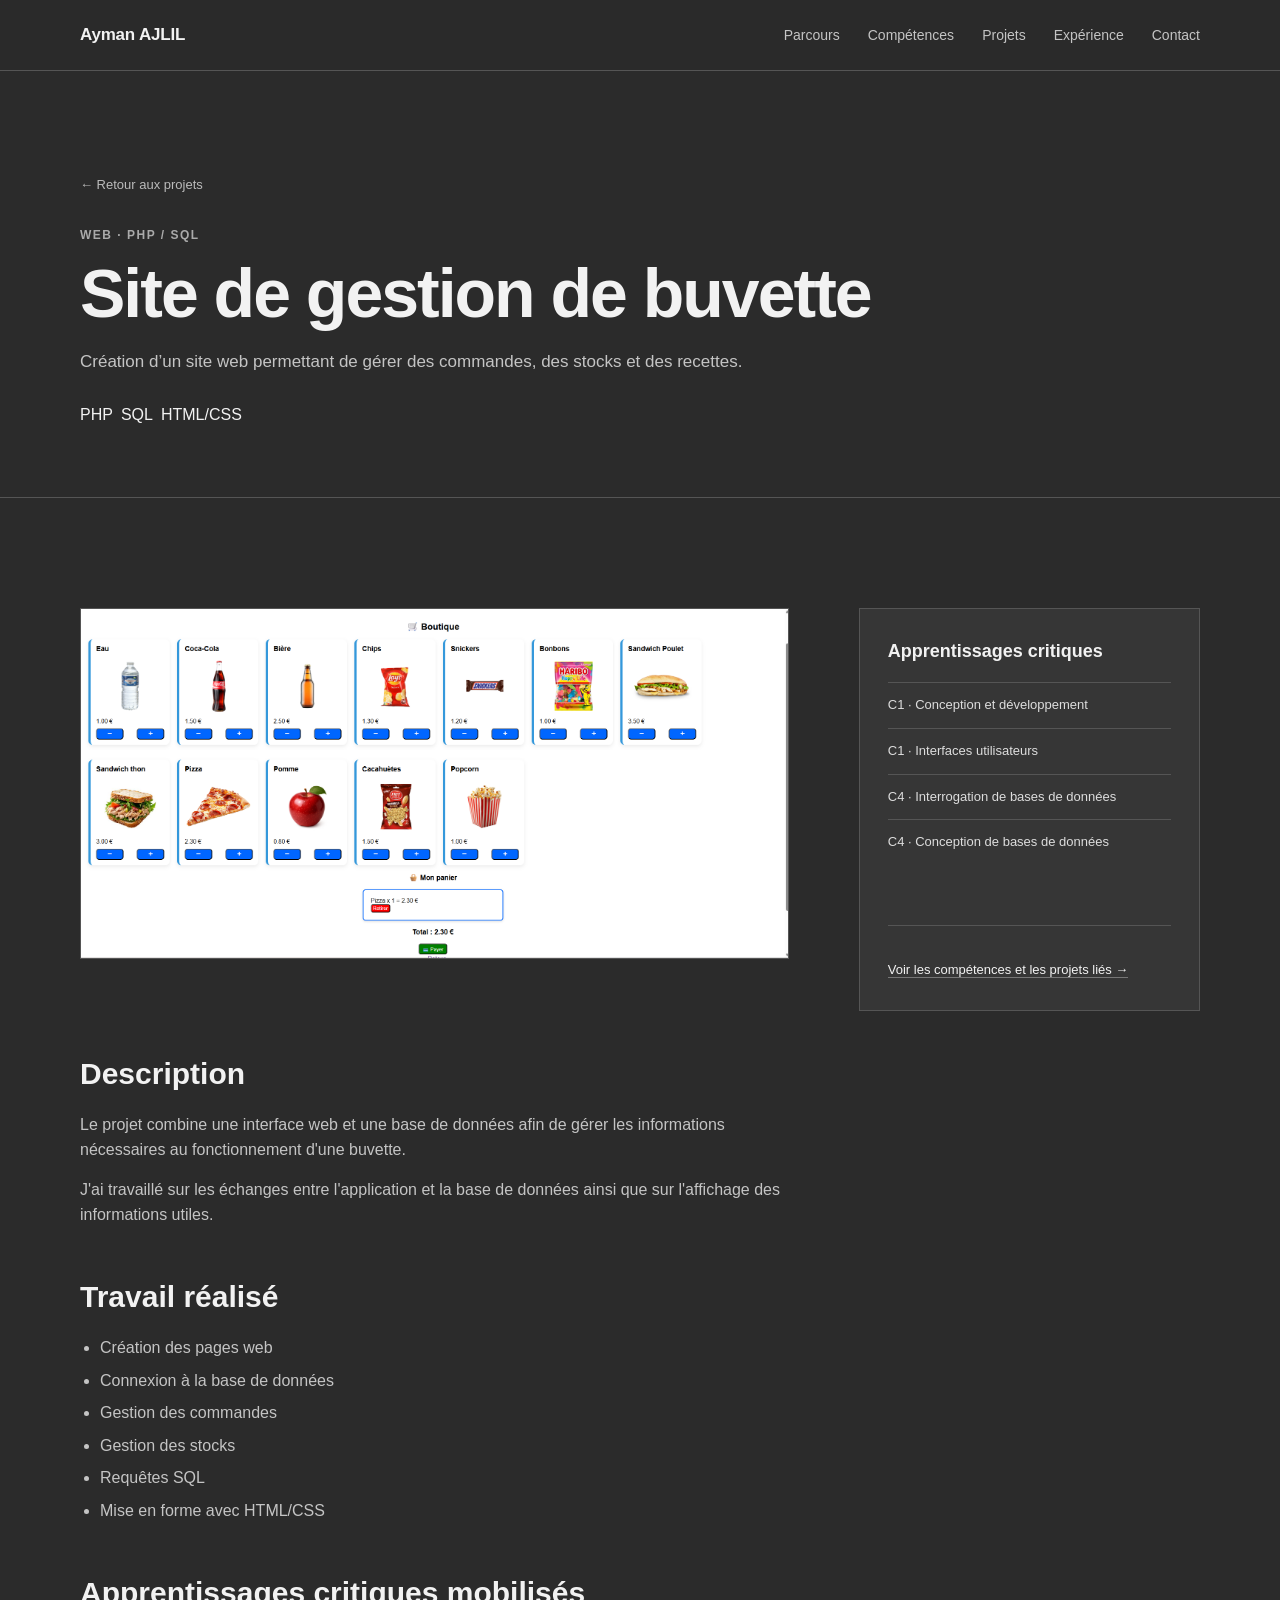
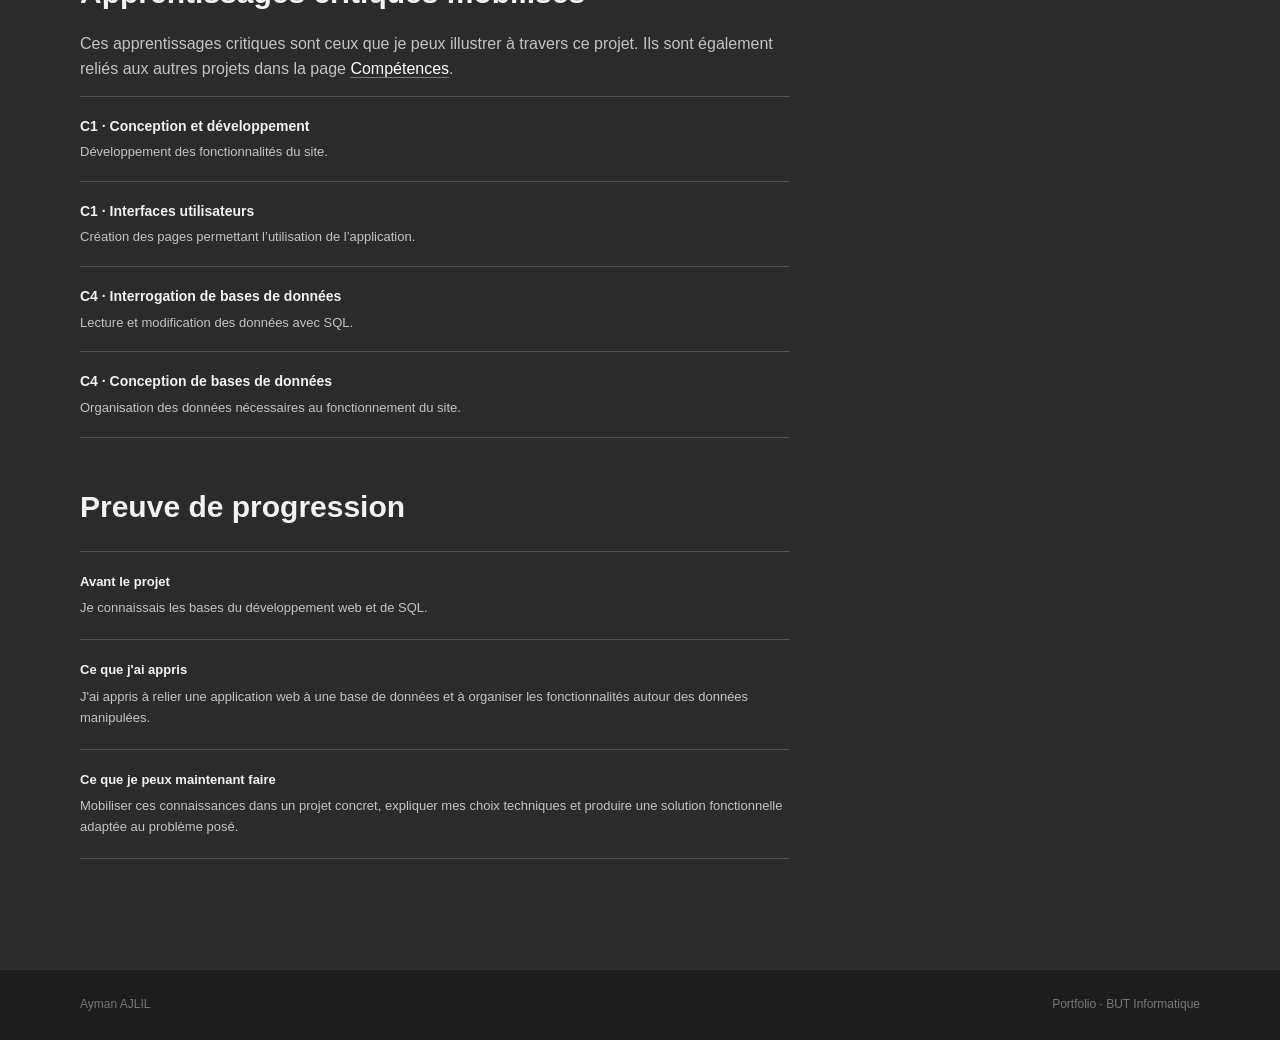
<file: projets/buvette.html>
<!DOCTYPE html>
<html lang="fr">
<head>
    <meta charset="UTF-8">
    <meta name="viewport" content="width=device-width, initial-scale=1.0">
    <meta name="description" content="Projet Site de gestion de buvette — Portfolio d'Ayman AJLIL">
    <title>Site de gestion de buvette — Ayman AJLIL</title>
    <link rel="stylesheet" href="../style.css">
</head>
<body>
<header class="header">
    <div class="container nav"><a href="../index.html" class="logo">Ayman AJLIL</a>
        <button class="menu-button" id="menuButton" aria-label="Ouvrir le menu"><span></span><span></span><span></span>
        </button>
        <nav id="mainNav"><a href="../index.html#parcours">Parcours</a><a
                href="../index.html#competences">Compétences</a><a href="../index.html#projets">Projets</a><a
                href="../index.html#experience">Expérience</a><a href="../index.html#contact">Contact</a></nav>
    </div>
</header>
<main>
    <section class="project-hero">
        <div class="container"><a class="back-link" href="../index.html#projets">← Retour aux projets</a>
            <p class="eyebrow">Web · PHP / SQL</p>
            <h1>Site de gestion de buvette</h1>
            <p class="project-hero-intro">Création d’un site web permettant de gérer des commandes, des stocks et des
                recettes.</p>
            <div class="project-meta"><span>PHP</span><span>SQL</span><span>HTML/CSS</span></div>
        </div>
    </section>
    <section class="section">
        <div class="container project-layout">
            <div class="project-content"><img class="project-main-image" src="../images/buvette.png"
                                              alt="Site de gestion de buvette">
                <h2>Description</h2>
                <p>Le projet combine une interface web et une base de données afin de gérer les informations nécessaires
                    au fonctionnement d'une buvette.</p>
                <p>J'ai travaillé sur les échanges entre l'application et la base de données ainsi que sur l'affichage
                    des informations utiles.</p>
                <h2>Travail réalisé</h2>
                <ul>
                    <li>Création des pages web</li>
                    <li>Connexion à la base de données</li>
                    <li>Gestion des commandes</li>
                    <li>Gestion des stocks</li>
                    <li>Requêtes SQL</li>
                    <li>Mise en forme avec HTML/CSS</li>
                </ul>
                <h2>Apprentissages critiques mobilisés</h2>
                <p>Ces apprentissages critiques sont ceux que je peux illustrer à travers ce projet. Ils sont également
                    reliés aux autres projets dans la page <a class="inline-link" href="../index.html#competences">Compétences</a>.
                </p>
                <div class="ac-page-list">
                    <div class="ac-page-item"><strong>C1 · Conception et développement</strong>
                        <p>Développement des fonctionnalités du site.</p></div>
                    <div class="ac-page-item"><strong>C1 · Interfaces utilisateurs</strong>
                        <p>Création des pages permettant l’utilisation de l’application.</p></div>
                    <div class="ac-page-item"><strong>C4 · Interrogation de bases de données</strong>
                        <p>Lecture et modification des données avec SQL.</p></div>
                    <div class="ac-page-item"><strong>C4 · Conception de bases de données</strong>
                        <p>Organisation des données nécessaires au fonctionnement du site.</p></div>
                </div>
                <h2>Preuve de progression</h2>
                <div class="progression">
                    <div class="progression-row"><strong>Avant le projet</strong>
                        <p>Je connaissais les bases du développement web et de SQL.</p></div>
                    <div class="progression-row"><strong>Ce que j'ai appris</strong>
                        <p>J'ai appris à relier une application web à une base de données et à organiser les
                            fonctionnalités autour des données manipulées.</p></div>
                    <div class="progression-row"><strong>Ce que je peux maintenant faire</strong>
                        <p>Mobiliser ces connaissances dans un projet concret, expliquer mes choix techniques et
                            produire une solution fonctionnelle adaptée au problème posé.</p></div>
                </div>
            </div>
            <aside class="project-side"><h3>Apprentissages critiques</h3><a class="ac-link"
                                                                            href="../index.html#competences">C1 ·
                Conception et développement</a><a class="ac-link" href="../index.html#competences">C1 · Interfaces
                utilisateurs</a><a class="ac-link" href="../index.html#competences">C4 · Interrogation de bases de
                données</a><a class="ac-link" href="../index.html#competences">C4 · Conception de bases de données</a>
                <div class="project-bottom"><a href="../index.html#competences">Voir les compétences et les projets liés
                    →</a></div>
            </aside>
        </div>
    </section>
</main>
<footer>
    <div class="container footer-content"><span>Ayman AJLIL</span><span>Portfolio · BUT Informatique</span></div>
</footer>
<script src="../script.js"></script>
</body>
</html>
</file>
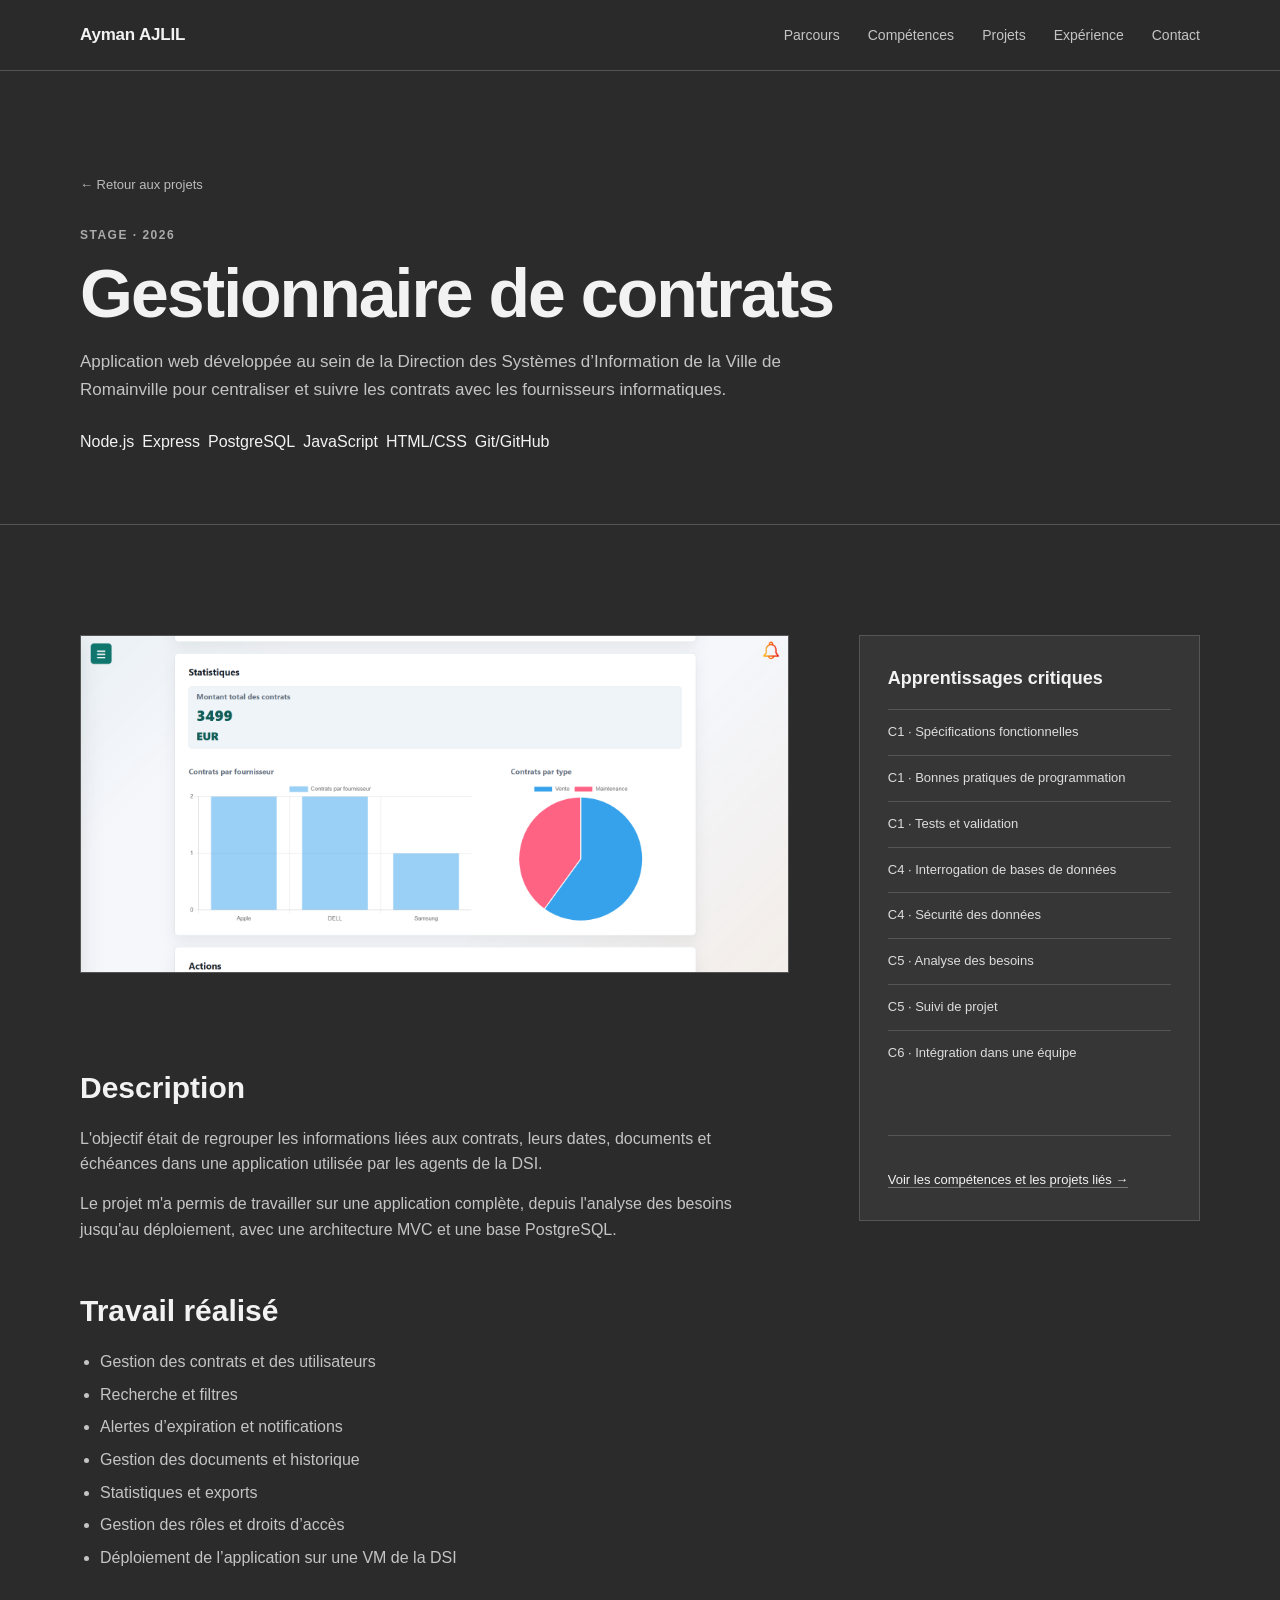
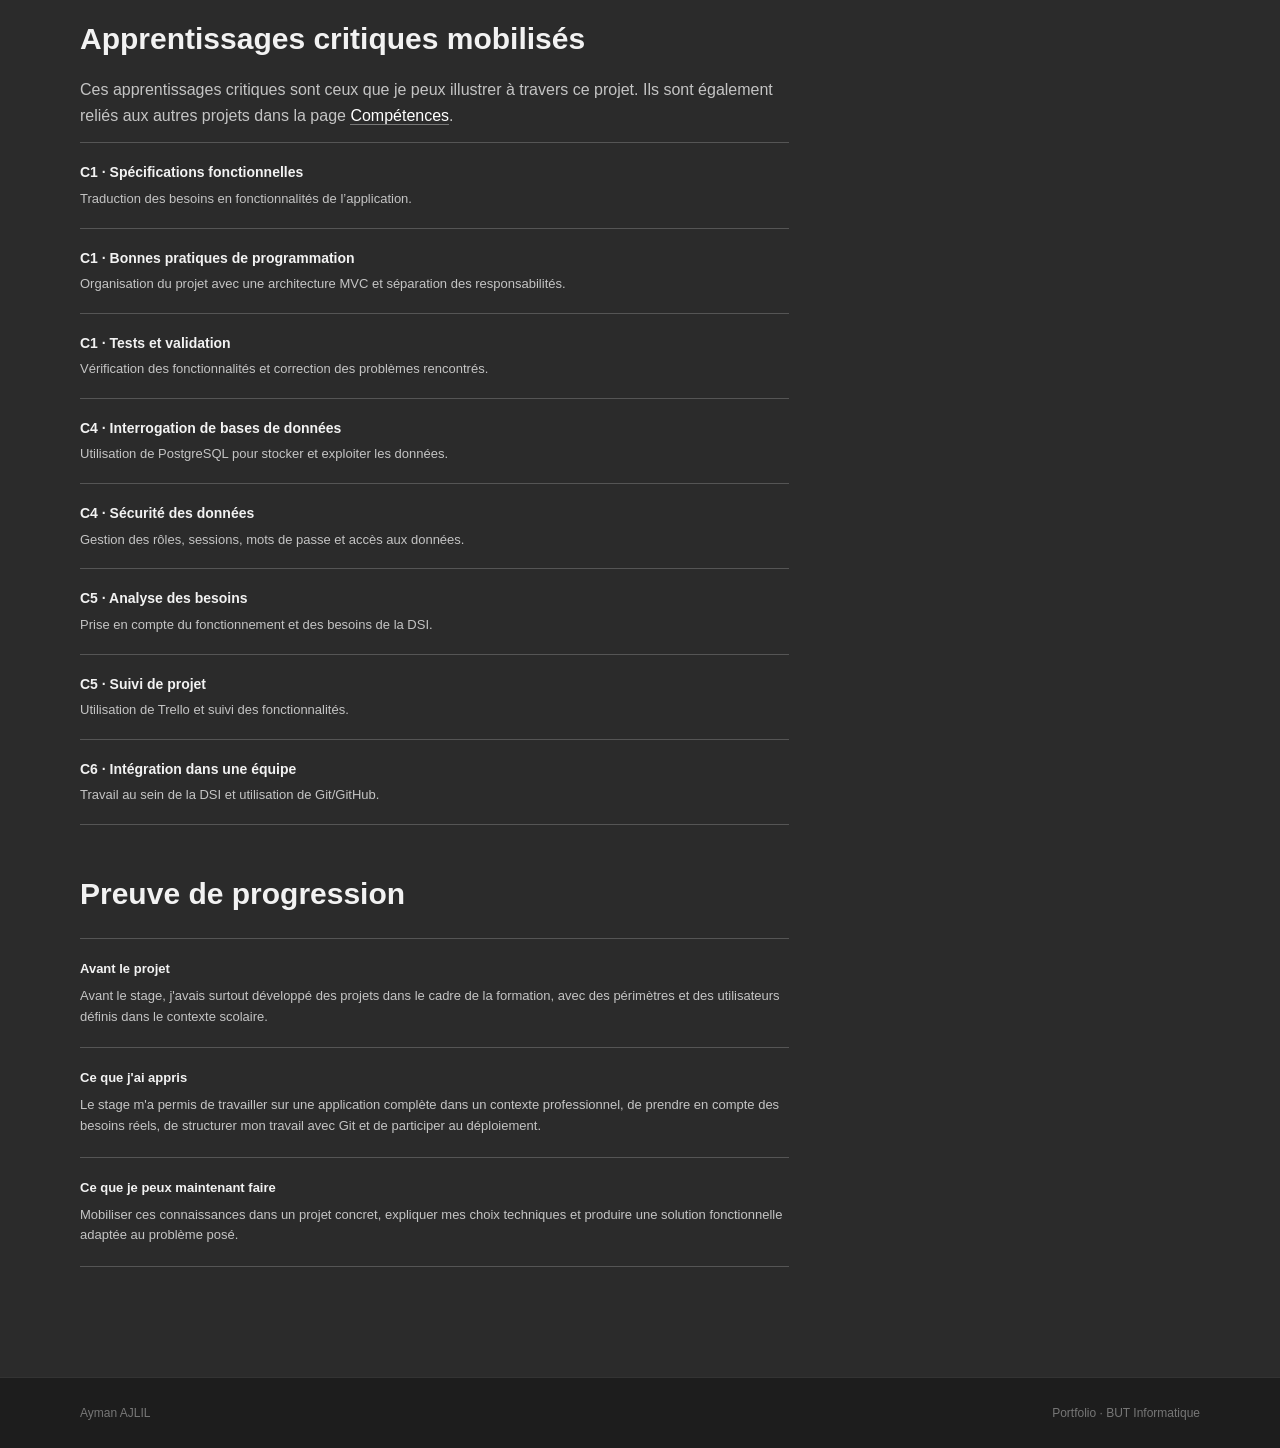
<file: projets/gestionnaire-contrats.html>
<!DOCTYPE html>
<html lang="fr">
<head>
    <meta charset="UTF-8">
    <meta name="viewport" content="width=device-width, initial-scale=1.0">
    <meta name="description" content="Projet Gestionnaire de contrats — Portfolio d'Ayman AJLIL">
    <title>Gestionnaire de contrats — Ayman AJLIL</title>
    <link rel="stylesheet" href="../style.css">
</head>
<body>
<header class="header">
    <div class="container nav"><a href="../index.html" class="logo">Ayman AJLIL</a>
        <button class="menu-button" id="menuButton" aria-label="Ouvrir le menu"><span></span><span></span><span></span>
        </button>
        <nav id="mainNav"><a href="../index.html#parcours">Parcours</a><a
                href="../index.html#competences">Compétences</a><a href="../index.html#projets">Projets</a><a
                href="../index.html#experience">Expérience</a><a href="../index.html#contact">Contact</a></nav>
    </div>
</header>
<main>
    <section class="project-hero">
        <div class="container"><a class="back-link" href="../index.html#projets">← Retour aux projets</a>
            <p class="eyebrow">Stage · 2026</p>
            <h1>Gestionnaire de contrats</h1>
            <p class="project-hero-intro">Application web développée au sein de la Direction des Systèmes d’Information
                de la Ville de Romainville pour centraliser et suivre les contrats avec les fournisseurs
                informatiques.</p>
            <div class="project-meta">
                <span>Node.js</span><span>Express</span><span>PostgreSQL</span><span>JavaScript</span><span>HTML/CSS</span><span>Git/GitHub</span>
            </div>
        </div>
    </section>
    <section class="section">
        <div class="container project-layout">
            <div class="project-content"><img class="project-main-image" src="../images/projet-stage.png"
                                              alt="Gestionnaire de contrats">
                <h2>Description</h2>
                <p>L'objectif était de regrouper les informations liées aux contrats, leurs dates, documents et
                    échéances dans une application utilisée par les agents de la DSI.</p>
                <p>Le projet m'a permis de travailler sur une application complète, depuis l'analyse des besoins
                    jusqu'au déploiement, avec une architecture MVC et une base PostgreSQL.</p>
                <h2>Travail réalisé</h2>
                <ul>
                    <li>Gestion des contrats et des utilisateurs</li>
                    <li>Recherche et filtres</li>
                    <li>Alertes d’expiration et notifications</li>
                    <li>Gestion des documents et historique</li>
                    <li>Statistiques et exports</li>
                    <li>Gestion des rôles et droits d’accès</li>
                    <li>Déploiement de l’application sur une VM de la DSI</li>
                </ul>
                <h2>Apprentissages critiques mobilisés</h2>
                <p>Ces apprentissages critiques sont ceux que je peux illustrer à travers ce projet. Ils sont également
                    reliés aux autres projets dans la page <a class="inline-link" href="../index.html#competences">Compétences</a>.
                </p>
                <div class="ac-page-list">
                    <div class="ac-page-item"><strong>C1 · Spécifications fonctionnelles</strong>
                        <p>Traduction des besoins en fonctionnalités de l’application.</p></div>
                    <div class="ac-page-item"><strong>C1 · Bonnes pratiques de programmation</strong>
                        <p>Organisation du projet avec une architecture MVC et séparation des responsabilités.</p></div>
                    <div class="ac-page-item"><strong>C1 · Tests et validation</strong>
                        <p>Vérification des fonctionnalités et correction des problèmes rencontrés.</p></div>
                    <div class="ac-page-item"><strong>C4 · Interrogation de bases de données</strong>
                        <p>Utilisation de PostgreSQL pour stocker et exploiter les données.</p></div>
                    <div class="ac-page-item"><strong>C4 · Sécurité des données</strong>
                        <p>Gestion des rôles, sessions, mots de passe et accès aux données.</p></div>
                    <div class="ac-page-item"><strong>C5 · Analyse des besoins</strong>
                        <p>Prise en compte du fonctionnement et des besoins de la DSI.</p></div>
                    <div class="ac-page-item"><strong>C5 · Suivi de projet</strong>
                        <p>Utilisation de Trello et suivi des fonctionnalités.</p></div>
                    <div class="ac-page-item"><strong>C6 · Intégration dans une équipe</strong>
                        <p>Travail au sein de la DSI et utilisation de Git/GitHub.</p></div>
                </div>
                <h2>Preuve de progression</h2>
                <div class="progression">
                    <div class="progression-row"><strong>Avant le projet</strong>
                        <p>Avant le stage, j'avais surtout développé des projets dans le cadre de la formation, avec des
                            périmètres et des utilisateurs définis dans le contexte scolaire.</p></div>
                    <div class="progression-row"><strong>Ce que j'ai appris</strong>
                        <p>Le stage m'a permis de travailler sur une application complète dans un contexte
                            professionnel, de prendre en compte des besoins réels, de structurer mon travail avec Git et
                            de participer au déploiement.</p></div>
                    <div class="progression-row"><strong>Ce que je peux maintenant faire</strong>
                        <p>Mobiliser ces connaissances dans un projet concret, expliquer mes choix techniques et
                            produire une solution fonctionnelle adaptée au problème posé.</p></div>
                </div>
            </div>
            <aside class="project-side"><h3>Apprentissages critiques</h3><a class="ac-link"
                                                                            href="../index.html#competences">C1 ·
                Spécifications fonctionnelles</a><a class="ac-link" href="../index.html#competences">C1 · Bonnes
                pratiques de programmation</a><a class="ac-link" href="../index.html#competences">C1 · Tests et
                validation</a><a class="ac-link" href="../index.html#competences">C4 · Interrogation de bases de
                données</a><a class="ac-link" href="../index.html#competences">C4 · Sécurité des données</a><a
                    class="ac-link" href="../index.html#competences">C5 · Analyse des besoins</a><a class="ac-link"
                                                                                                    href="../index.html#competences">C5
                · Suivi de projet</a><a class="ac-link" href="../index.html#competences">C6 · Intégration dans une
                équipe</a>
                <div class="project-bottom"><a href="../index.html#competences">Voir les compétences et les projets liés
                    →</a></div>
            </aside>
        </div>
    </section>
</main>
<footer>
    <div class="container footer-content"><span>Ayman AJLIL</span><span>Portfolio · BUT Informatique</span></div>
</footer>
<script src="../script.js"></script>
</body>
</html>
</file>
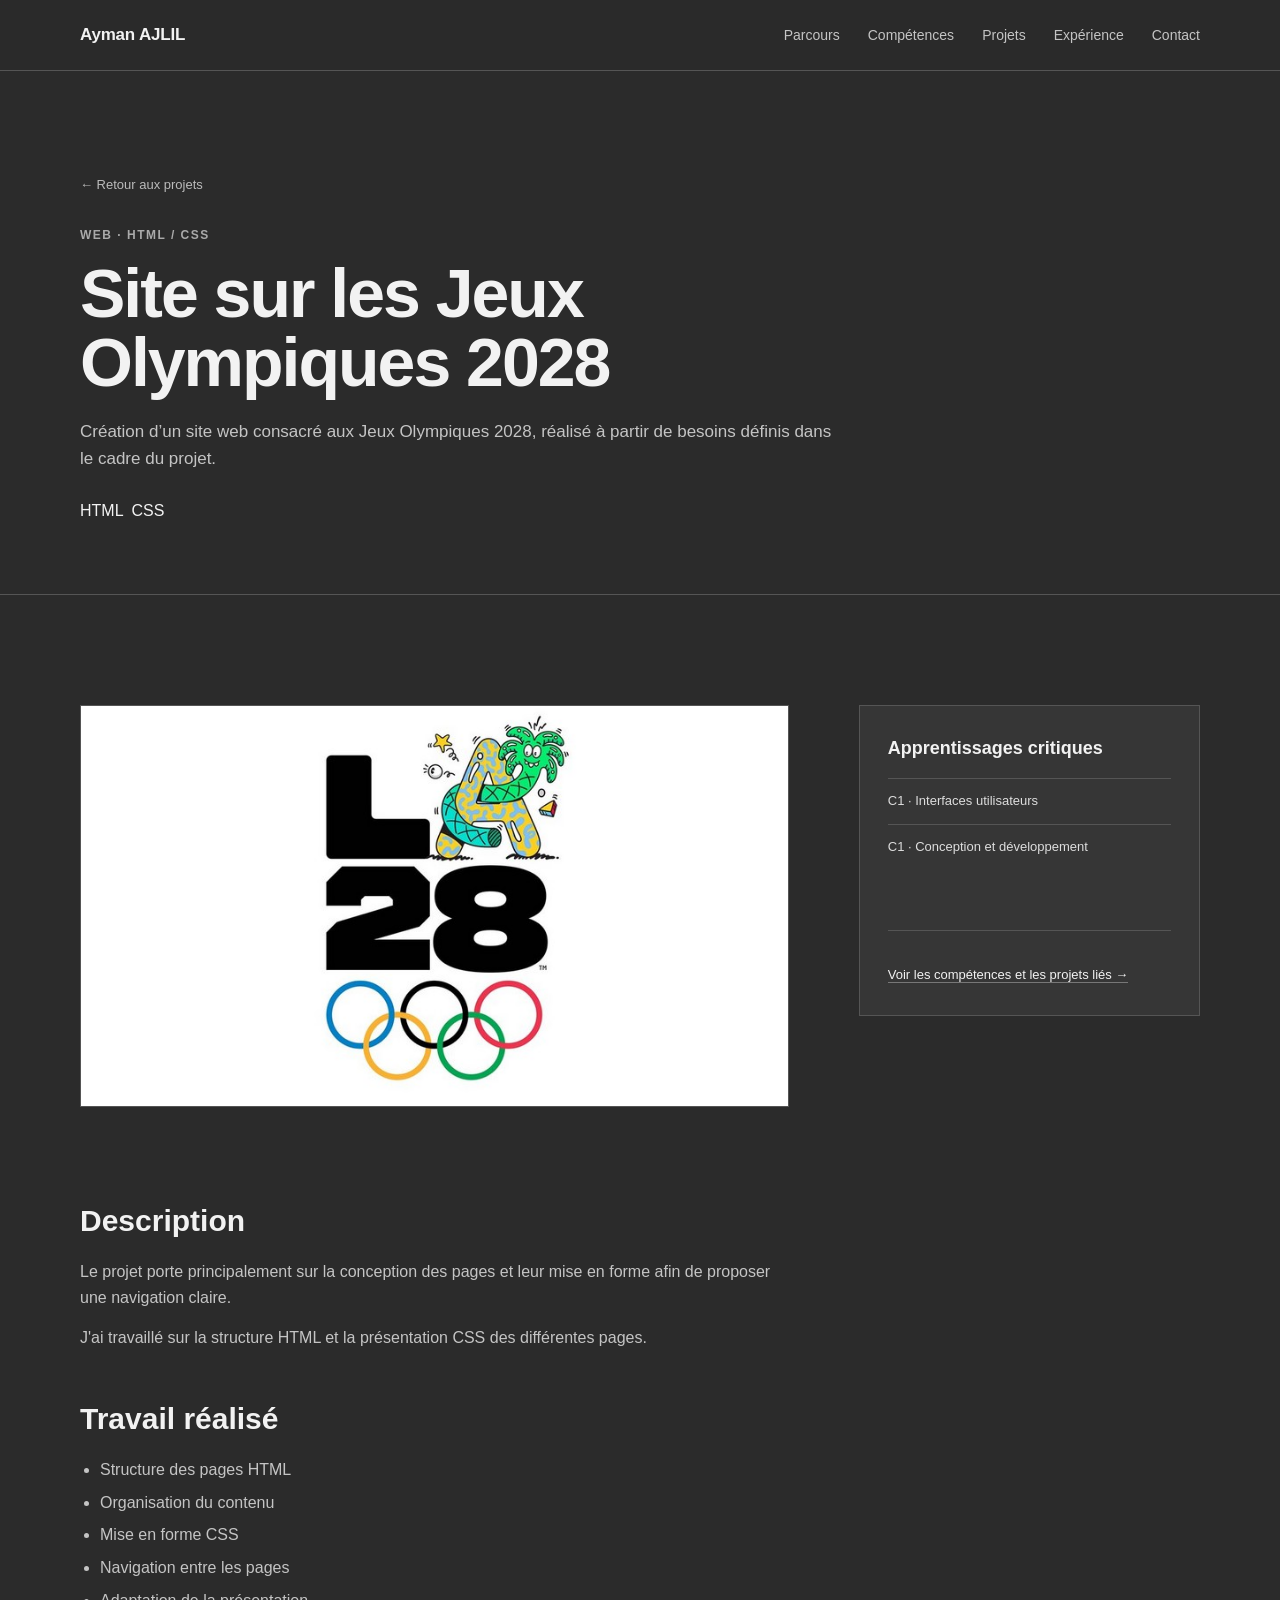
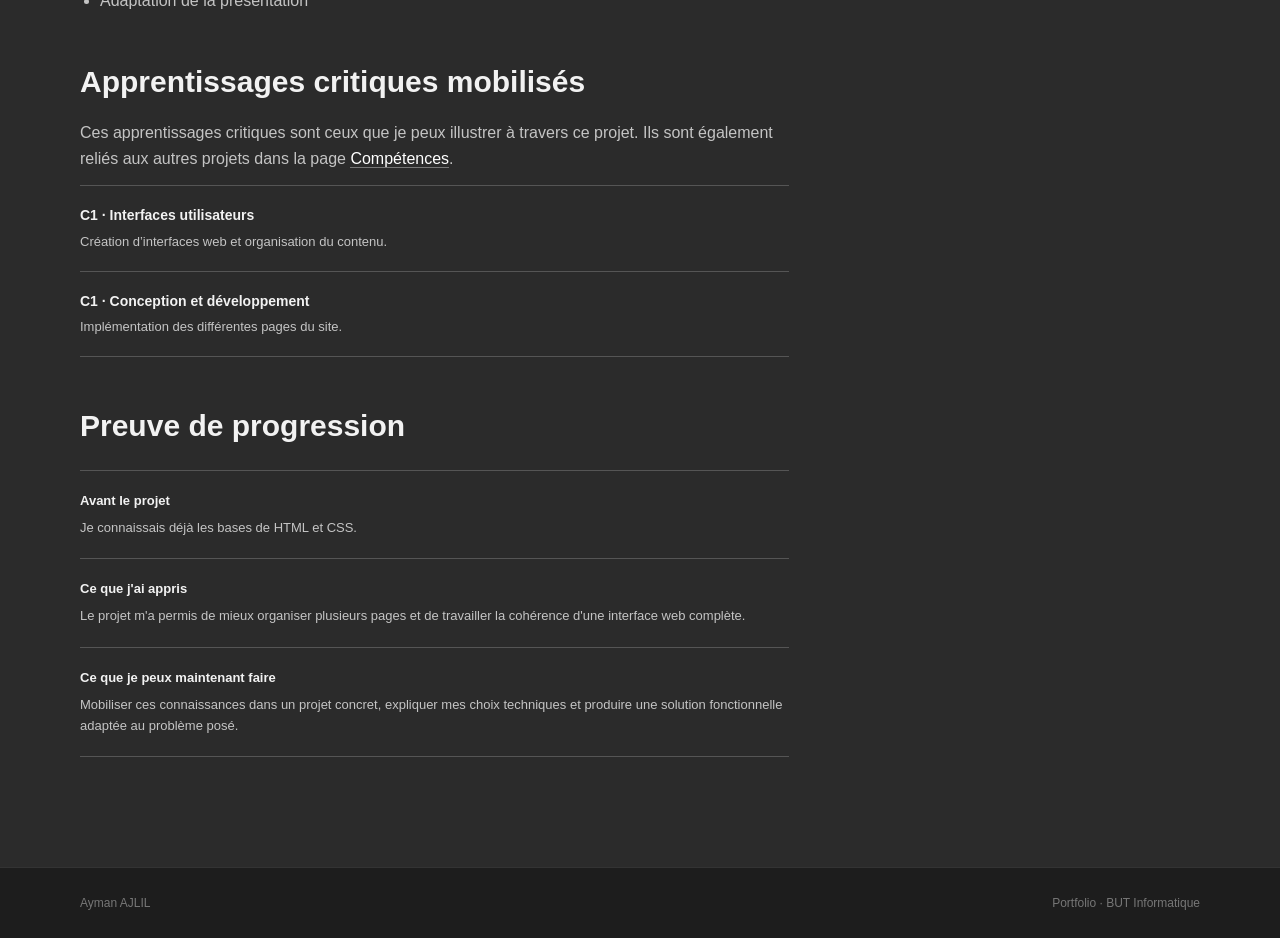
<file: projets/jo-2028.html>
<!DOCTYPE html>
<html lang="fr">
<head>
    <meta charset="UTF-8">
    <meta name="viewport" content="width=device-width, initial-scale=1.0">
    <meta name="description" content="Projet Site sur les Jeux Olympiques 2028 — Portfolio d'Ayman AJLIL">
    <title>Site sur les Jeux Olympiques 2028 — Ayman AJLIL</title>
    <link rel="stylesheet" href="../style.css">
</head>
<body>
<header class="header">
    <div class="container nav"><a href="../index.html" class="logo">Ayman AJLIL</a>
        <button class="menu-button" id="menuButton" aria-label="Ouvrir le menu"><span></span><span></span><span></span>
        </button>
        <nav id="mainNav"><a href="../index.html#parcours">Parcours</a><a
                href="../index.html#competences">Compétences</a><a href="../index.html#projets">Projets</a><a
                href="../index.html#experience">Expérience</a><a href="../index.html#contact">Contact</a></nav>
    </div>
</header>
<main>
    <section class="project-hero">
        <div class="container"><a class="back-link" href="../index.html#projets">← Retour aux projets</a>
            <p class="eyebrow">Web · HTML / CSS</p>
            <h1>Site sur les Jeux Olympiques 2028</h1>
            <p class="project-hero-intro">Création d’un site web consacré aux Jeux Olympiques 2028, réalisé à partir de
                besoins définis dans le cadre du projet.</p>
            <div class="project-meta"><span>HTML</span><span>CSS</span></div>
        </div>
    </section>
    <section class="section">
        <div class="container project-layout">
            <div class="project-content"><img class="project-main-image" src="../images/jo-2028.png"
                                              alt="Site sur les Jeux Olympiques 2028">
                <h2>Description</h2>
                <p>Le projet porte principalement sur la conception des pages et leur mise en forme afin de proposer une
                    navigation claire.</p>
                <p>J'ai travaillé sur la structure HTML et la présentation CSS des différentes pages.</p>
                <h2>Travail réalisé</h2>
                <ul>
                    <li>Structure des pages HTML</li>
                    <li>Organisation du contenu</li>
                    <li>Mise en forme CSS</li>
                    <li>Navigation entre les pages</li>
                    <li>Adaptation de la présentation</li>
                </ul>
                <h2>Apprentissages critiques mobilisés</h2>
                <p>Ces apprentissages critiques sont ceux que je peux illustrer à travers ce projet. Ils sont également
                    reliés aux autres projets dans la page <a class="inline-link" href="../index.html#competences">Compétences</a>.
                </p>
                <div class="ac-page-list">
                    <div class="ac-page-item"><strong>C1 · Interfaces utilisateurs</strong>
                        <p>Création d’interfaces web et organisation du contenu.</p></div>
                    <div class="ac-page-item"><strong>C1 · Conception et développement</strong>
                        <p>Implémentation des différentes pages du site.</p></div>
                </div>
                <h2>Preuve de progression</h2>
                <div class="progression">
                    <div class="progression-row"><strong>Avant le projet</strong>
                        <p>Je connaissais déjà les bases de HTML et CSS.</p></div>
                    <div class="progression-row"><strong>Ce que j'ai appris</strong>
                        <p>Le projet m'a permis de mieux organiser plusieurs pages et de travailler la cohérence d'une
                            interface web complète.</p></div>
                    <div class="progression-row"><strong>Ce que je peux maintenant faire</strong>
                        <p>Mobiliser ces connaissances dans un projet concret, expliquer mes choix techniques et
                            produire une solution fonctionnelle adaptée au problème posé.</p></div>
                </div>
            </div>
            <aside class="project-side"><h3>Apprentissages critiques</h3><a class="ac-link"
                                                                            href="../index.html#competences">C1 ·
                Interfaces utilisateurs</a><a class="ac-link" href="../index.html#competences">C1 · Conception et
                développement</a>
                <div class="project-bottom"><a href="../index.html#competences">Voir les compétences et les projets liés
                    →</a></div>
            </aside>
        </div>
    </section>
</main>
<footer>
    <div class="container footer-content"><span>Ayman AJLIL</span><span>Portfolio · BUT Informatique</span></div>
</footer>
<script src="../script.js"></script>
</body>
</html>
</file>
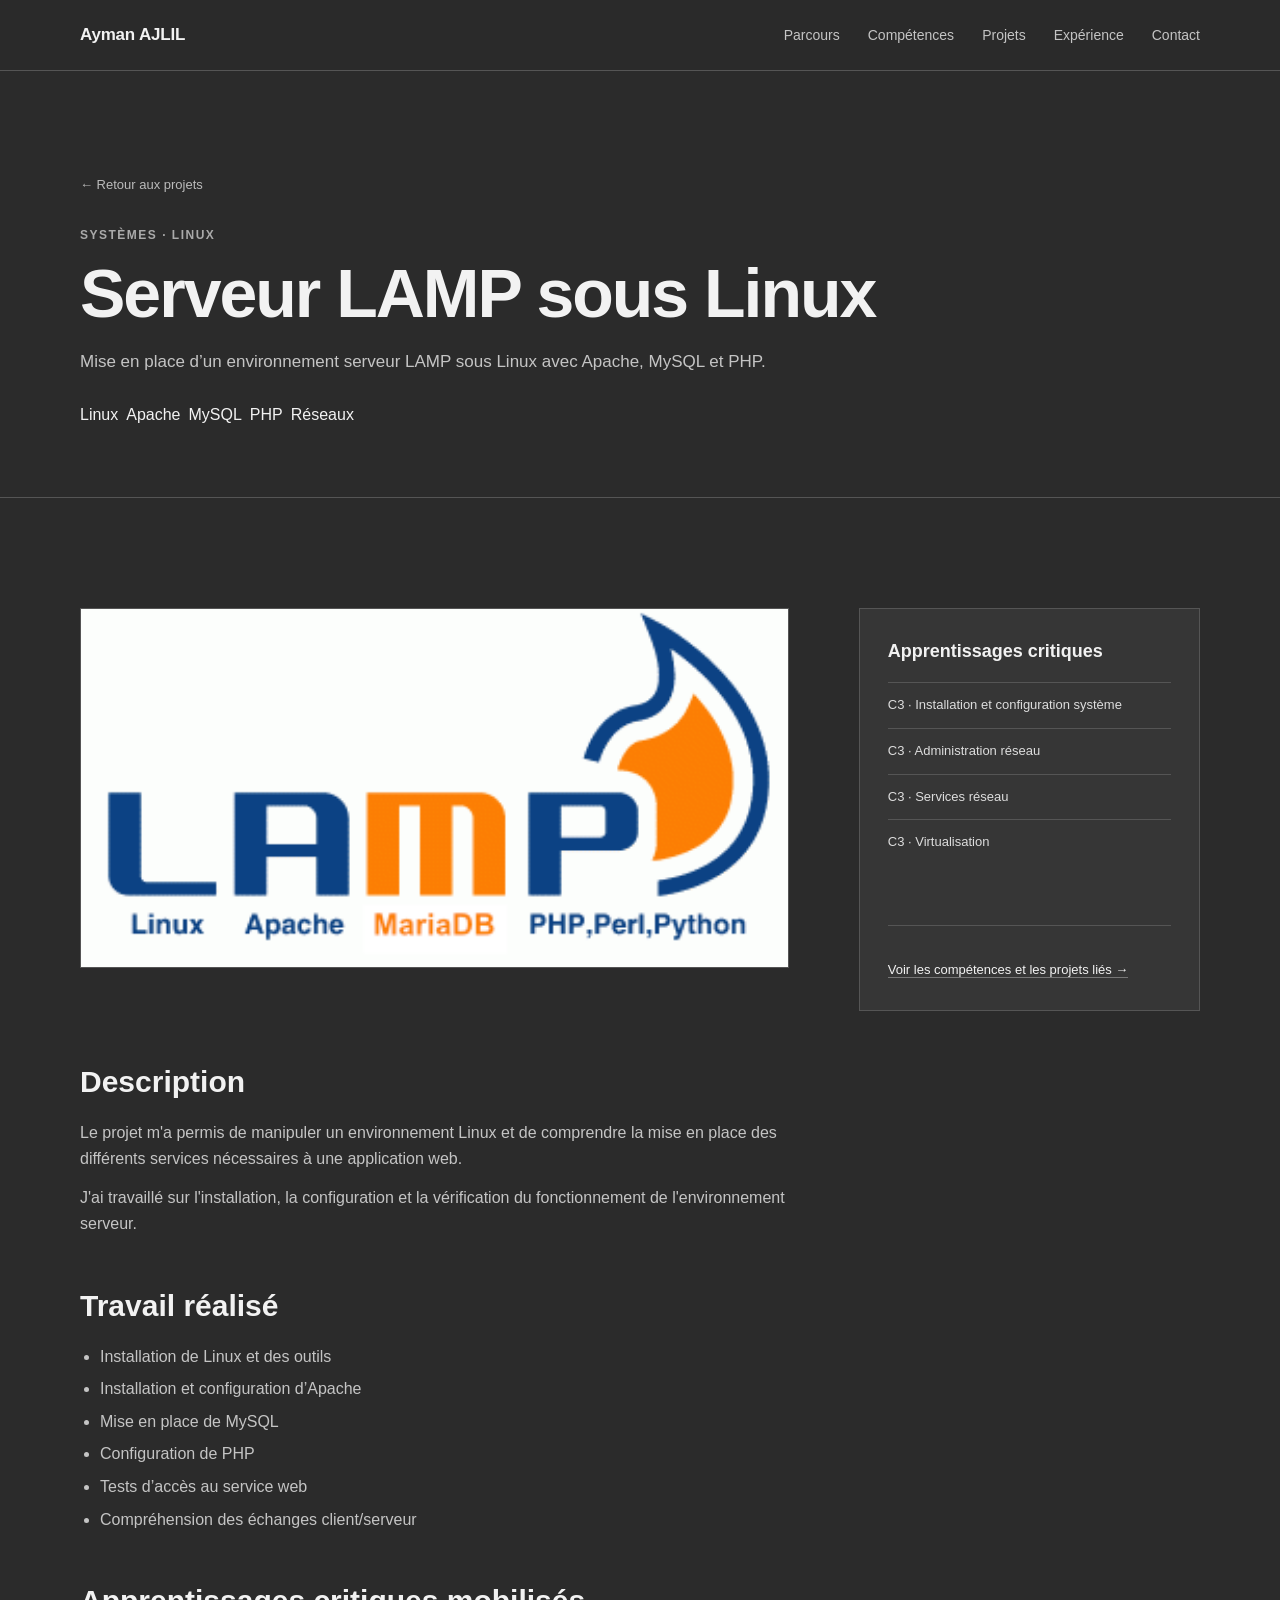
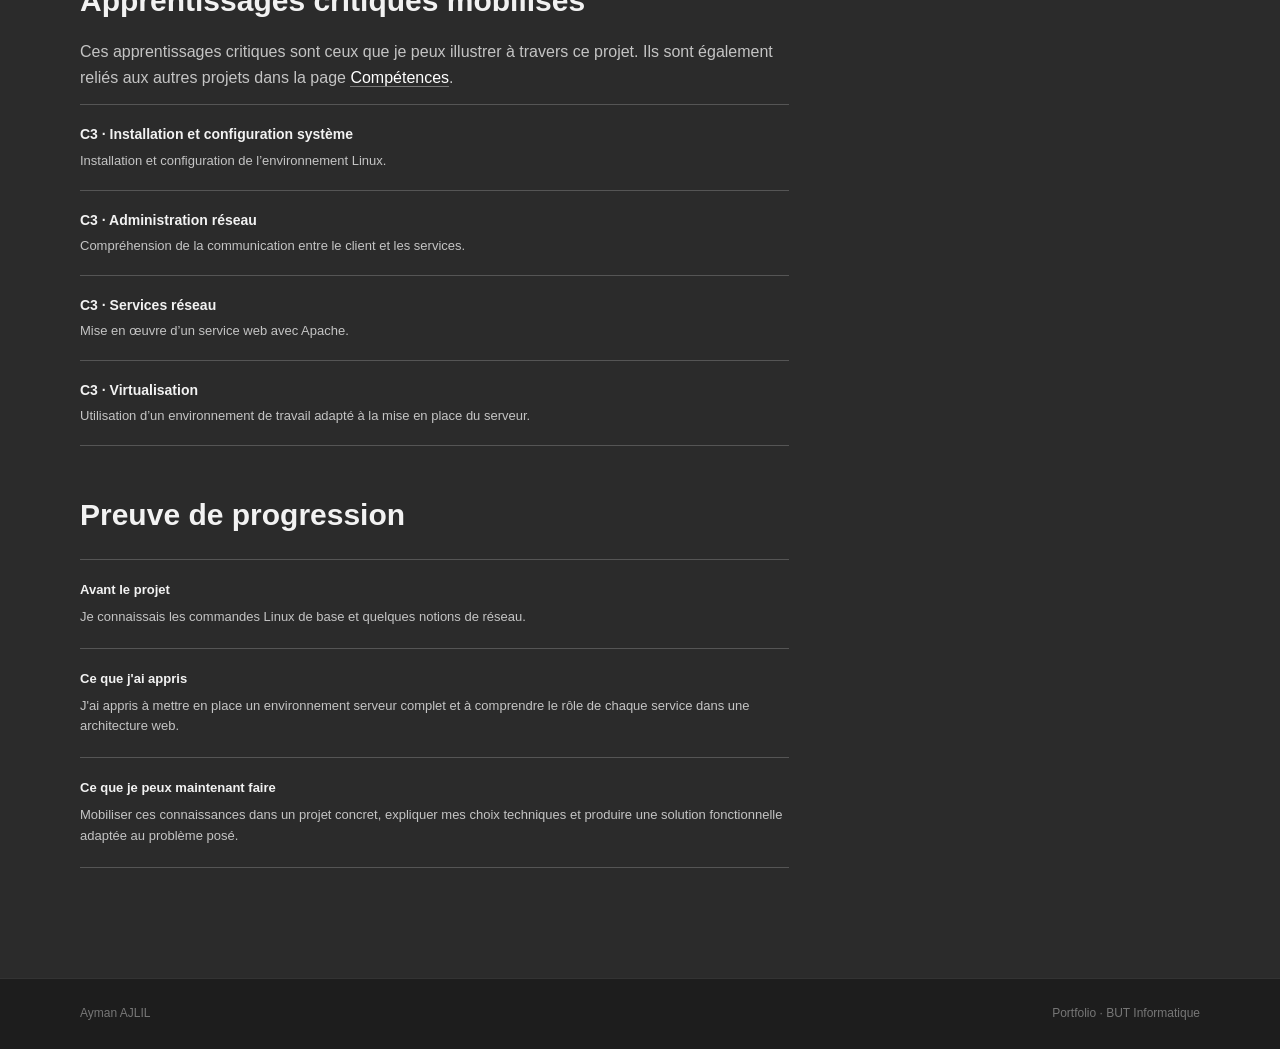
<file: projets/lamp.html>
<!DOCTYPE html>
<html lang="fr">
<head>
    <meta charset="UTF-8">
    <meta name="viewport" content="width=device-width, initial-scale=1.0">
    <meta name="description" content="Projet Serveur LAMP sous Linux — Portfolio d'Ayman AJLIL">
    <title>Serveur LAMP sous Linux — Ayman AJLIL</title>
    <link rel="stylesheet" href="../style.css">
</head>
<body>
<header class="header">
    <div class="container nav"><a href="../index.html" class="logo">Ayman AJLIL</a>
        <button class="menu-button" id="menuButton" aria-label="Ouvrir le menu"><span></span><span></span><span></span>
        </button>
        <nav id="mainNav"><a href="../index.html#parcours">Parcours</a><a
                href="../index.html#competences">Compétences</a><a href="../index.html#projets">Projets</a><a
                href="../index.html#experience">Expérience</a><a href="../index.html#contact">Contact</a></nav>
    </div>
</header>
<main>
    <section class="project-hero">
        <div class="container"><a class="back-link" href="../index.html#projets">← Retour aux projets</a>
            <p class="eyebrow">Systèmes · Linux</p>
            <h1>Serveur LAMP sous Linux</h1>
            <p class="project-hero-intro">Mise en place d’un environnement serveur LAMP sous Linux avec Apache, MySQL et
                PHP.</p>
            <div class="project-meta"><span>Linux</span><span>Apache</span><span>MySQL</span><span>PHP</span><span>Réseaux</span>
            </div>
        </div>
    </section>
    <section class="section">
        <div class="container project-layout">
            <div class="project-content"><img class="project-main-image" src="../images/serveur-lamp.png"
                                              alt="Serveur LAMP sous Linux">
                <h2>Description</h2>
                <p>Le projet m'a permis de manipuler un environnement Linux et de comprendre la mise en place des
                    différents services nécessaires à une application web.</p>
                <p>J'ai travaillé sur l'installation, la configuration et la vérification du fonctionnement de
                    l'environnement serveur.</p>
                <h2>Travail réalisé</h2>
                <ul>
                    <li>Installation de Linux et des outils</li>
                    <li>Installation et configuration d’Apache</li>
                    <li>Mise en place de MySQL</li>
                    <li>Configuration de PHP</li>
                    <li>Tests d’accès au service web</li>
                    <li>Compréhension des échanges client/serveur</li>
                </ul>
                <h2>Apprentissages critiques mobilisés</h2>
                <p>Ces apprentissages critiques sont ceux que je peux illustrer à travers ce projet. Ils sont également
                    reliés aux autres projets dans la page <a class="inline-link" href="../index.html#competences">Compétences</a>.
                </p>
                <div class="ac-page-list">
                    <div class="ac-page-item"><strong>C3 · Installation et configuration système</strong>
                        <p>Installation et configuration de l’environnement Linux.</p></div>
                    <div class="ac-page-item"><strong>C3 · Administration réseau</strong>
                        <p>Compréhension de la communication entre le client et les services.</p></div>
                    <div class="ac-page-item"><strong>C3 · Services réseau</strong>
                        <p>Mise en œuvre d’un service web avec Apache.</p></div>
                    <div class="ac-page-item"><strong>C3 · Virtualisation</strong>
                        <p>Utilisation d’un environnement de travail adapté à la mise en place du serveur.</p></div>
                </div>
                <h2>Preuve de progression</h2>
                <div class="progression">
                    <div class="progression-row"><strong>Avant le projet</strong>
                        <p>Je connaissais les commandes Linux de base et quelques notions de réseau.</p></div>
                    <div class="progression-row"><strong>Ce que j'ai appris</strong>
                        <p>J'ai appris à mettre en place un environnement serveur complet et à comprendre le rôle de
                            chaque service dans une architecture web.</p></div>
                    <div class="progression-row"><strong>Ce que je peux maintenant faire</strong>
                        <p>Mobiliser ces connaissances dans un projet concret, expliquer mes choix techniques et
                            produire une solution fonctionnelle adaptée au problème posé.</p></div>
                </div>
            </div>
            <aside class="project-side"><h3>Apprentissages critiques</h3><a class="ac-link"
                                                                            href="../index.html#competences">C3 ·
                Installation et configuration système</a><a class="ac-link" href="../index.html#competences">C3 ·
                Administration réseau</a><a class="ac-link" href="../index.html#competences">C3 · Services réseau</a><a
                    class="ac-link" href="../index.html#competences">C3 · Virtualisation</a>
                <div class="project-bottom"><a href="../index.html#competences">Voir les compétences et les projets liés
                    →</a></div>
            </aside>
        </div>
    </section>
</main>
<footer>
    <div class="container footer-content"><span>Ayman AJLIL</span><span>Portfolio · BUT Informatique</span></div>
</footer>
<script src="../script.js"></script>
</body>
</html>
</file>
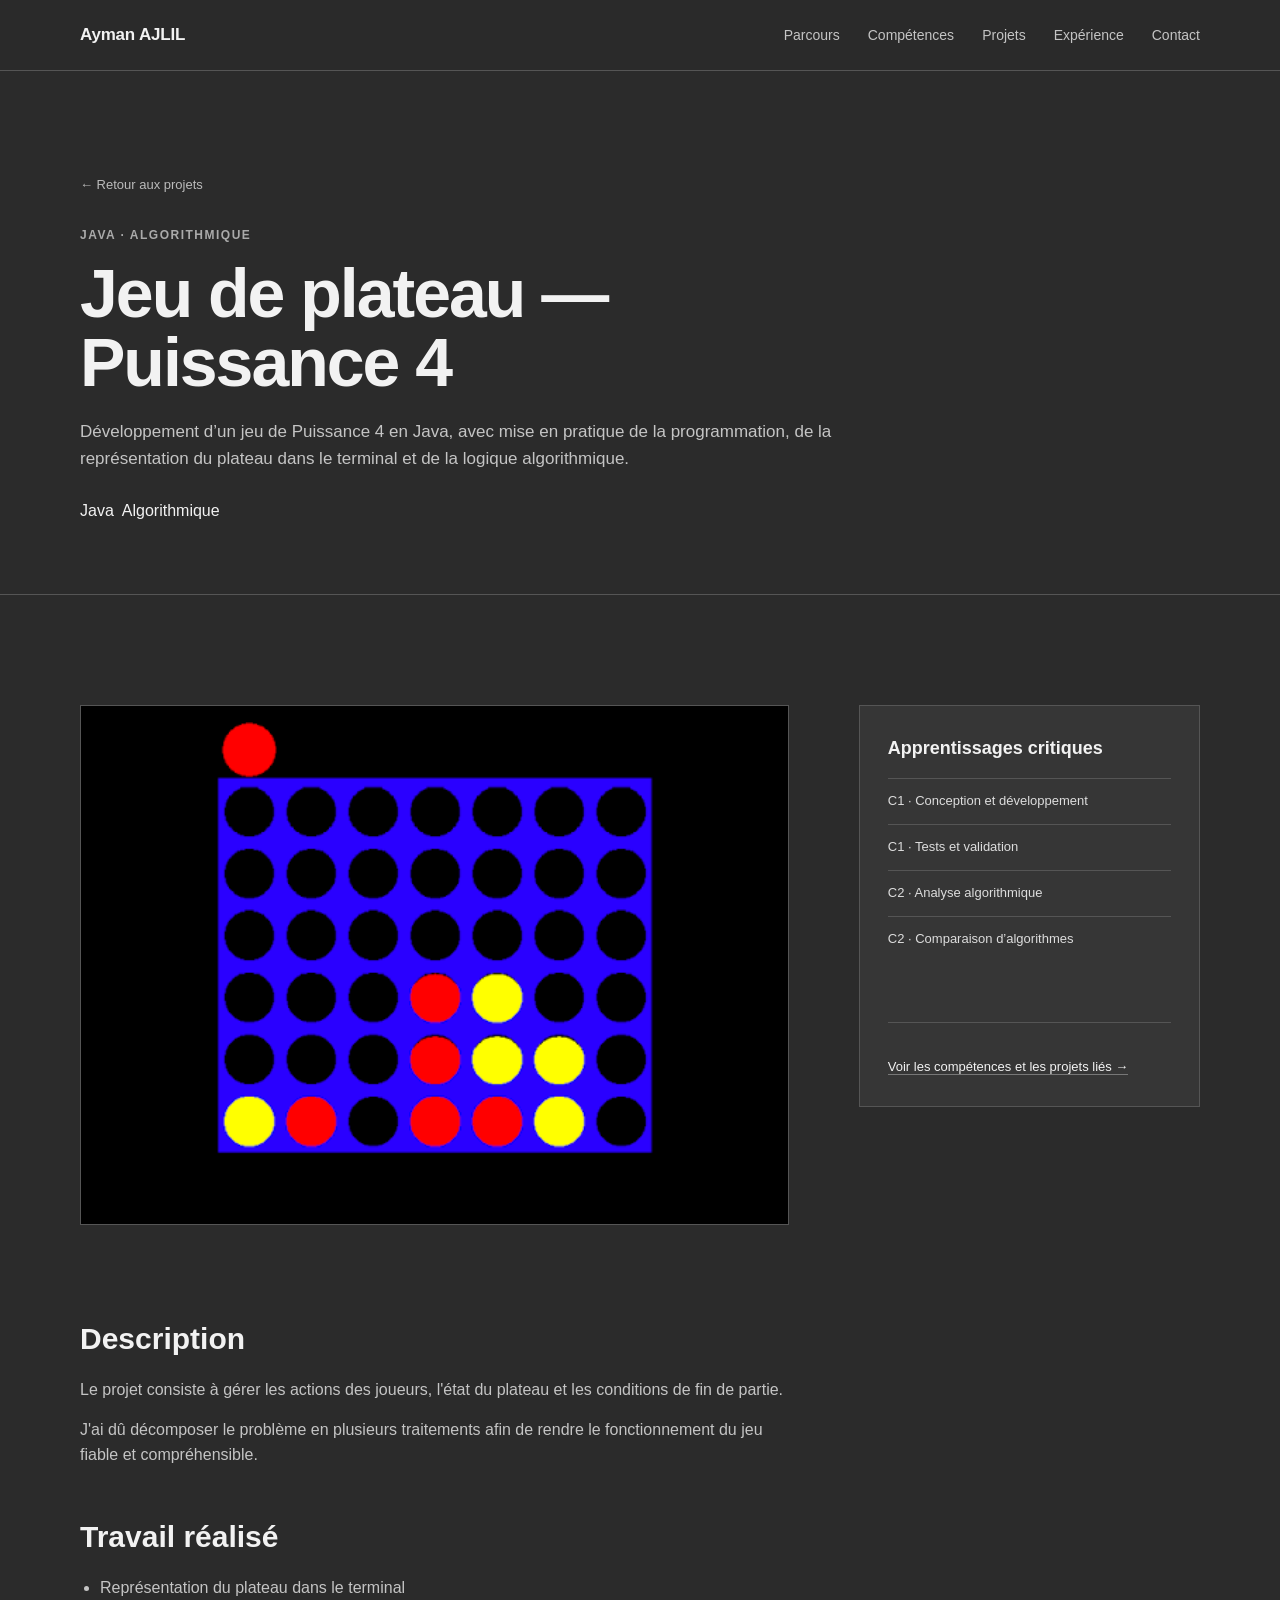
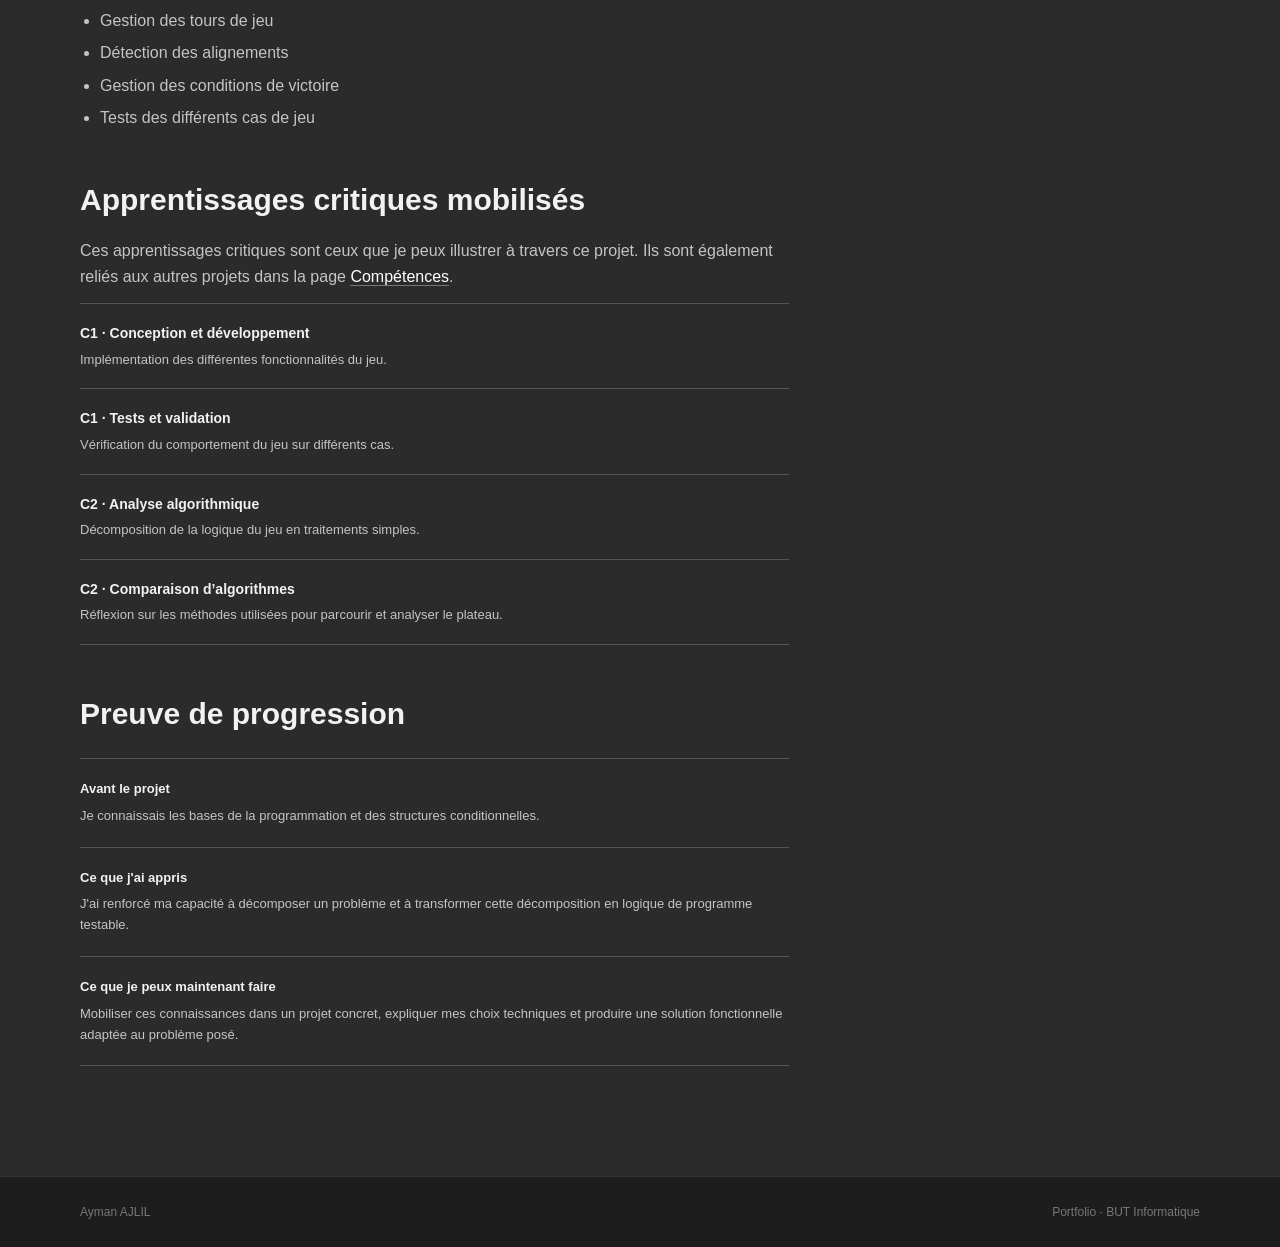
<file: projets/puissance-4.html>
<!DOCTYPE html>
<html lang="fr">
<head>
    <meta charset="UTF-8">
    <meta name="viewport" content="width=device-width, initial-scale=1.0">
    <meta name="description" content="Projet Jeu de plateau — Puissance 4 — Portfolio d'Ayman AJLIL">
    <title>Jeu de plateau — Puissance 4 — Ayman AJLIL</title>
    <link rel="stylesheet" href="../style.css">
</head>
<body>
<header class="header">
    <div class="container nav"><a href="../index.html" class="logo">Ayman AJLIL</a>
        <button class="menu-button" id="menuButton" aria-label="Ouvrir le menu"><span></span><span></span><span></span>
        </button>
        <nav id="mainNav"><a href="../index.html#parcours">Parcours</a><a
                href="../index.html#competences">Compétences</a><a href="../index.html#projets">Projets</a><a
                href="../index.html#experience">Expérience</a><a href="../index.html#contact">Contact</a></nav>
    </div>
</header>
<main>
    <section class="project-hero">
        <div class="container"><a class="back-link" href="../index.html#projets">← Retour aux projets</a>
            <p class="eyebrow">Java · Algorithmique</p>
            <h1>Jeu de plateau — Puissance 4</h1>
            <p class="project-hero-intro">Développement d’un jeu de Puissance 4 en Java, avec mise en pratique de la
                programmation, de la représentation du plateau dans le terminal et de la logique algorithmique.</p>
            <div class="project-meta"><span>Java</span><span>Algorithmique</span></div>
        </div>
    </section>
    <section class="section">
        <div class="container project-layout">
            <div class="project-content"><img class="project-main-image" src="../images/puissance-4.png"
                                              alt="Jeu de plateau — Puissance 4">
                <h2>Description</h2>
                <p>Le projet consiste à gérer les actions des joueurs, l'état du plateau et les conditions de fin de
                    partie.</p>
                <p>J'ai dû décomposer le problème en plusieurs traitements afin de rendre le fonctionnement du jeu
                    fiable et compréhensible.</p>
                <h2>Travail réalisé</h2>
                <ul>
                    <li>Représentation du plateau dans le terminal</li>
                    <li>Gestion des tours de jeu</li>
                    <li>Détection des alignements</li>
                    <li>Gestion des conditions de victoire</li>
                    <li>Tests des différents cas de jeu</li>
                </ul>
                <h2>Apprentissages critiques mobilisés</h2>
                <p>Ces apprentissages critiques sont ceux que je peux illustrer à travers ce projet. Ils sont également
                    reliés aux autres projets dans la page <a class="inline-link" href="../index.html#competences">Compétences</a>.
                </p>
                <div class="ac-page-list">
                    <div class="ac-page-item"><strong>C1 · Conception et développement</strong>
                        <p>Implémentation des différentes fonctionnalités du jeu.</p></div>
                    <div class="ac-page-item"><strong>C1 · Tests et validation</strong>
                        <p>Vérification du comportement du jeu sur différents cas.</p></div>
                    <div class="ac-page-item"><strong>C2 · Analyse algorithmique</strong>
                        <p>Décomposition de la logique du jeu en traitements simples.</p></div>
                    <div class="ac-page-item"><strong>C2 · Comparaison d’algorithmes</strong>
                        <p>Réflexion sur les méthodes utilisées pour parcourir et analyser le plateau.</p></div>
                </div>
                <h2>Preuve de progression</h2>
                <div class="progression">
                    <div class="progression-row"><strong>Avant le projet</strong>
                        <p>Je connaissais les bases de la programmation et des structures conditionnelles.</p></div>
                    <div class="progression-row"><strong>Ce que j'ai appris</strong>
                        <p>J'ai renforcé ma capacité à décomposer un problème et à transformer cette décomposition en
                            logique de programme testable.</p></div>
                    <div class="progression-row"><strong>Ce que je peux maintenant faire</strong>
                        <p>Mobiliser ces connaissances dans un projet concret, expliquer mes choix techniques et
                            produire une solution fonctionnelle adaptée au problème posé.</p></div>
                </div>
            </div>
            <aside class="project-side"><h3>Apprentissages critiques</h3><a class="ac-link"
                                                                            href="../index.html#competences">C1 ·
                Conception et développement</a><a class="ac-link" href="../index.html#competences">C1 · Tests et
                validation</a><a class="ac-link" href="../index.html#competences">C2 · Analyse algorithmique</a><a
                    class="ac-link" href="../index.html#competences">C2 · Comparaison d’algorithmes</a>
                <div class="project-bottom"><a href="../index.html#competences">Voir les compétences et les projets liés
                    →</a></div>
            </aside>
        </div>
    </section>
</main>
<footer>
    <div class="container footer-content"><span>Ayman AJLIL</span><span>Portfolio · BUT Informatique</span></div>
</footer>
<script src="../script.js"></script>
</body>
</html>
</file>
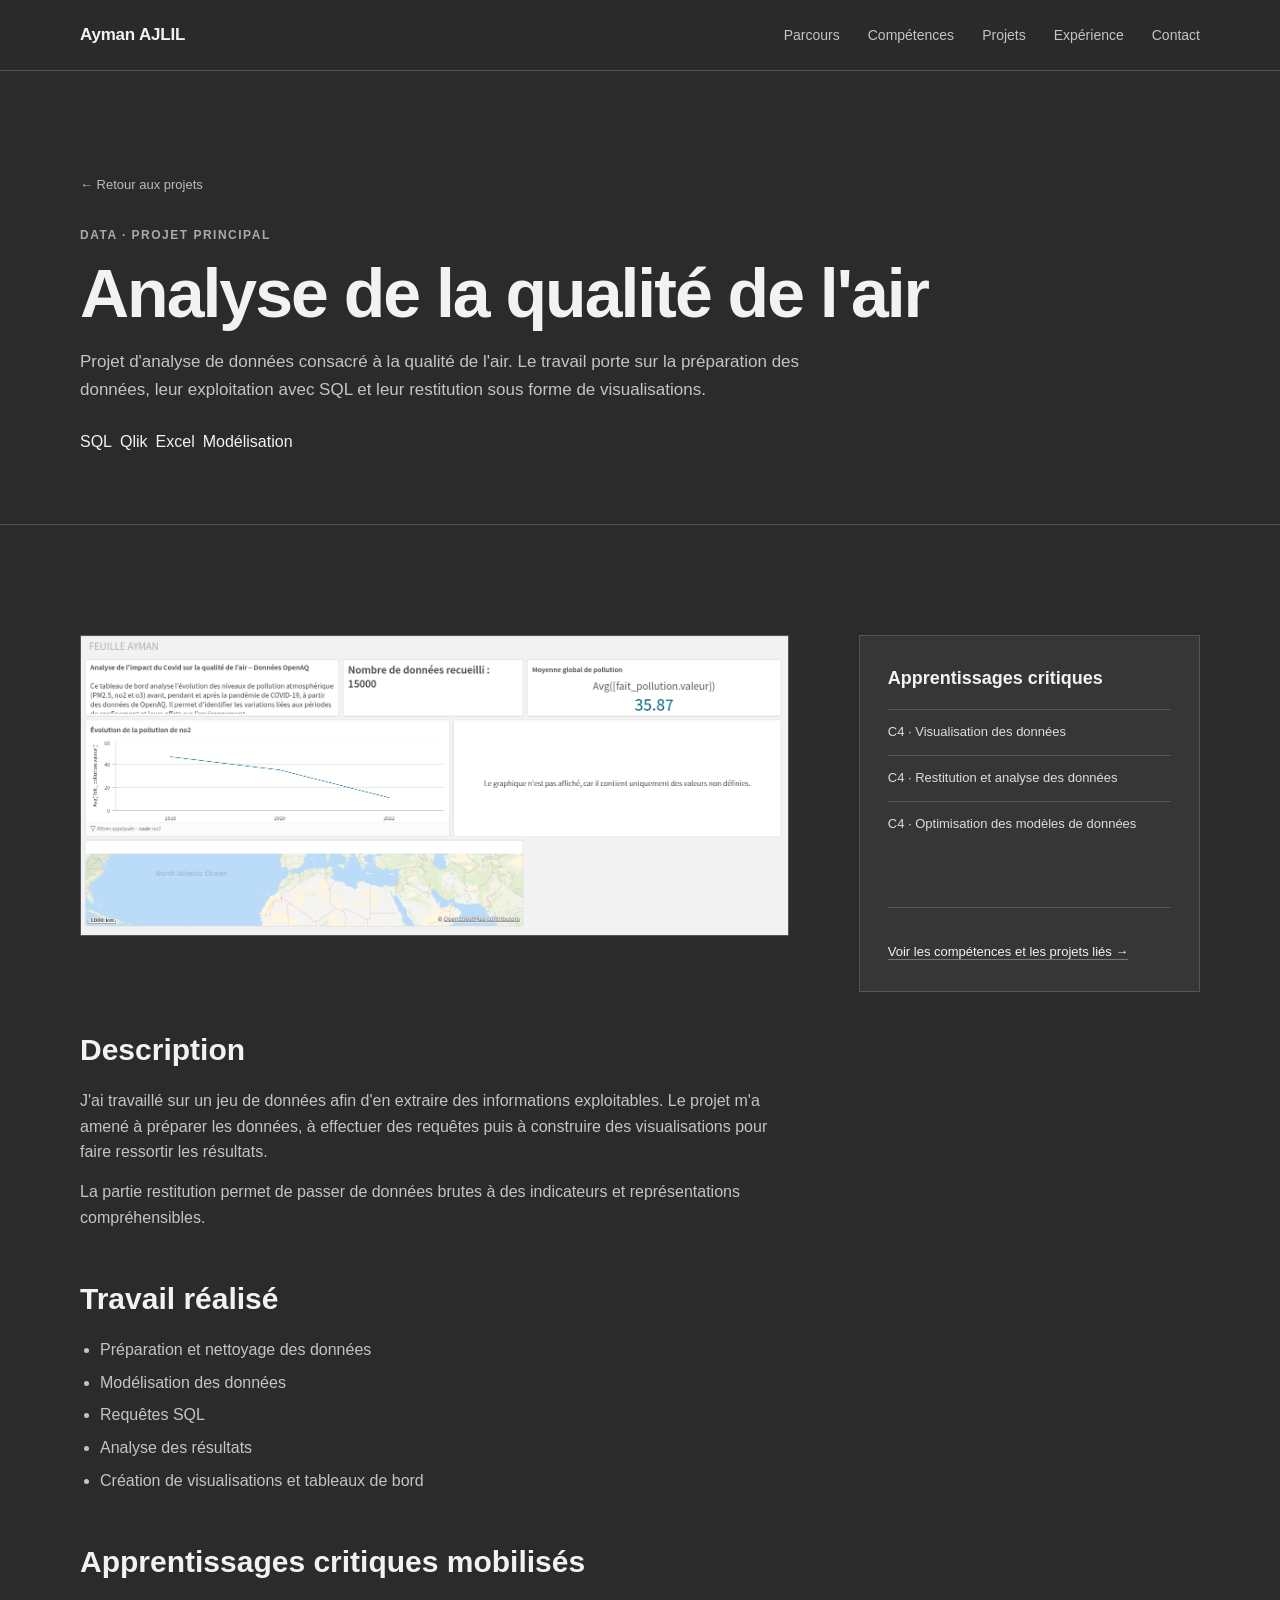
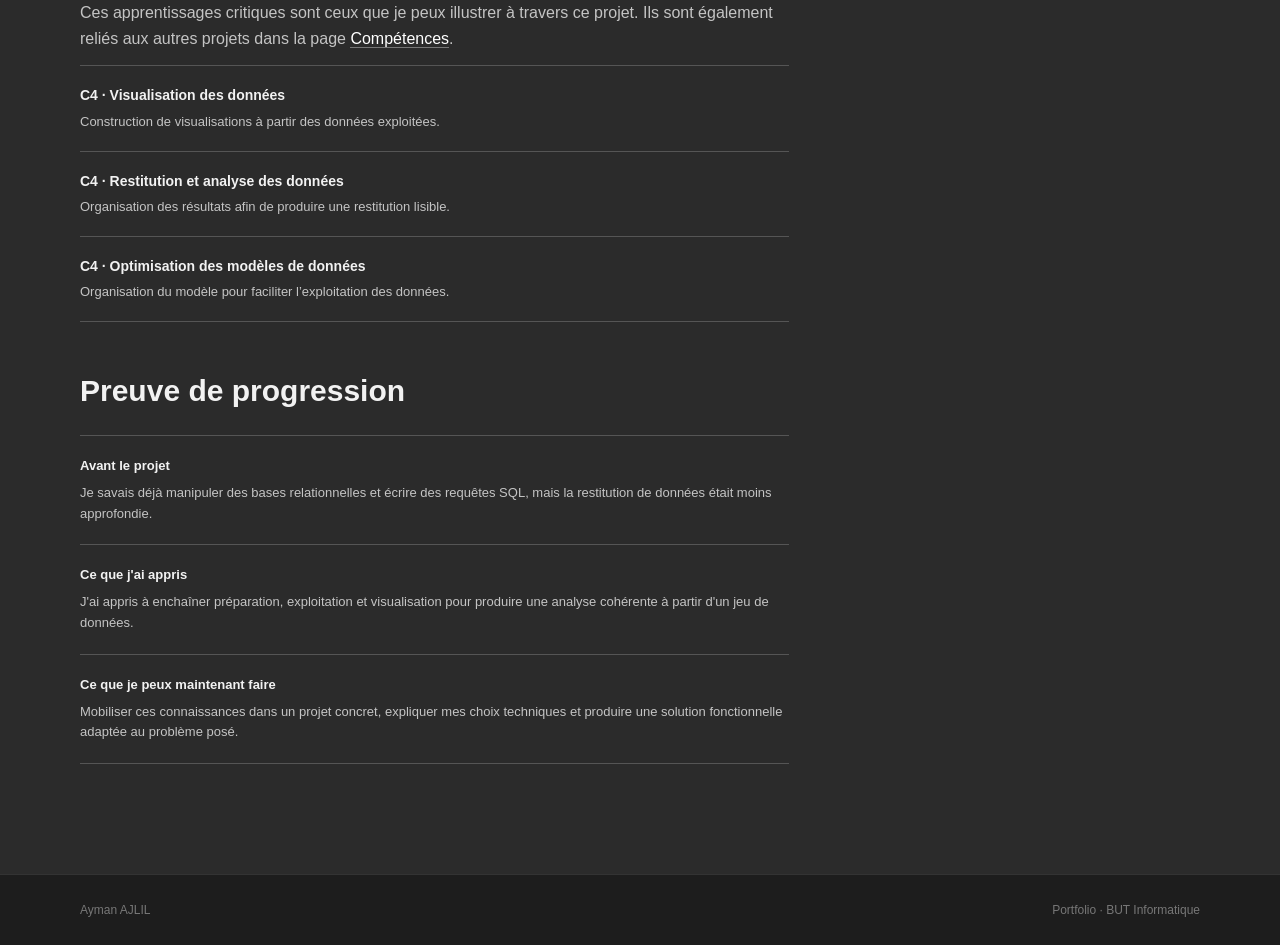
<file: projets/qualite-air.html>
<!DOCTYPE html>
<html lang="fr">
<head>
    <meta charset="UTF-8">
    <meta name="viewport" content="width=device-width, initial-scale=1.0">
    <meta name="description" content="Projet Analyse de la qualité de l'air — Portfolio d'Ayman AJLIL">
    <title>Analyse de la qualité de l'air — Ayman AJLIL</title>
    <link rel="stylesheet" href="../style.css">
</head>
<body>
<header class="header">
    <div class="container nav"><a href="../index.html" class="logo">Ayman AJLIL</a>
        <button class="menu-button" id="menuButton" aria-label="Ouvrir le menu"><span></span><span></span><span></span>
        </button>
        <nav id="mainNav"><a href="../index.html#parcours">Parcours</a><a
                href="../index.html#competences">Compétences</a><a href="../index.html#projets">Projets</a><a
                href="../index.html#experience">Expérience</a><a href="../index.html#contact">Contact</a></nav>
    </div>
</header>
<main>
    <section class="project-hero">
        <div class="container"><a class="back-link" href="../index.html#projets">← Retour aux projets</a>
            <p class="eyebrow">Data · Projet principal</p>
            <h1>Analyse de la qualité de l'air</h1>
            <p class="project-hero-intro">Projet d'analyse de données consacré à la qualité de l'air. Le travail porte
                sur la préparation des données, leur exploitation avec SQL et leur restitution sous forme de
                visualisations.</p>
            <div class="project-meta"><span>SQL</span><span>Qlik</span><span>Excel</span><span>Modélisation</span></div>
        </div>
    </section>
    <section class="section">
        <div class="container project-layout">
            <div class="project-content"><img class="project-main-image" src="../images/qualite-air.png"
                                              alt="Analyse de la qualité de l'air">
                <h2>Description</h2>
                <p>J'ai travaillé sur un jeu de données afin d'en extraire des informations exploitables. Le projet m'a
                    amené à préparer les données, à effectuer des requêtes puis à construire des visualisations pour
                    faire ressortir les résultats.</p>
                <p>La partie restitution permet de passer de données brutes à des indicateurs et représentations
                    compréhensibles.</p>
                <h2>Travail réalisé</h2>
                <ul>
                    <li>Préparation et nettoyage des données</li>
                    <li>Modélisation des données</li>
                    <li>Requêtes SQL</li>
                    <li>Analyse des résultats</li>
                    <li>Création de visualisations et tableaux de bord</li>
                </ul>
                <h2>Apprentissages critiques mobilisés</h2>
                <p>Ces apprentissages critiques sont ceux que je peux illustrer à travers ce projet. Ils sont également
                    reliés aux autres projets dans la page <a class="inline-link" href="../index.html#competences">Compétences</a>.
                </p>
                <div class="ac-page-list">
                    <div class="ac-page-item"><strong>C4 · Visualisation des données</strong>
                        <p>Construction de visualisations à partir des données exploitées.</p></div>
                    <div class="ac-page-item"><strong>C4 · Restitution et analyse des données</strong>
                        <p>Organisation des résultats afin de produire une restitution lisible.</p></div>
                    <div class="ac-page-item"><strong>C4 · Optimisation des modèles de données</strong>
                        <p>Organisation du modèle pour faciliter l’exploitation des données.</p></div>
                </div>
                <h2>Preuve de progression</h2>
                <div class="progression">
                    <div class="progression-row"><strong>Avant le projet</strong>
                        <p>Je savais déjà manipuler des bases relationnelles et écrire des requêtes SQL, mais la
                            restitution de données était moins approfondie.</p></div>
                    <div class="progression-row"><strong>Ce que j'ai appris</strong>
                        <p>J'ai appris à enchaîner préparation, exploitation et visualisation pour produire une analyse
                            cohérente à partir d'un jeu de données.</p></div>
                    <div class="progression-row"><strong>Ce que je peux maintenant faire</strong>
                        <p>Mobiliser ces connaissances dans un projet concret, expliquer mes choix techniques et
                            produire une solution fonctionnelle adaptée au problème posé.</p></div>
                </div>
            </div>
            <aside class="project-side"><h3>Apprentissages critiques</h3><a class="ac-link"
                                                                            href="../index.html#competences">C4 ·
                Visualisation des données</a><a class="ac-link" href="../index.html#competences">C4 · Restitution et
                analyse des données</a><a class="ac-link" href="../index.html#competences">C4 · Optimisation des modèles
                de données</a>
                <div class="project-bottom"><a href="../index.html#competences">Voir les compétences et les projets liés
                    →</a></div>
            </aside>
        </div>
    </section>
</main>
<footer>
    <div class="container footer-content"><span>Ayman AJLIL</span><span>Portfolio · BUT Informatique</span></div>
</footer>
<script src="../script.js"></script>
</body>
</html>
</file>
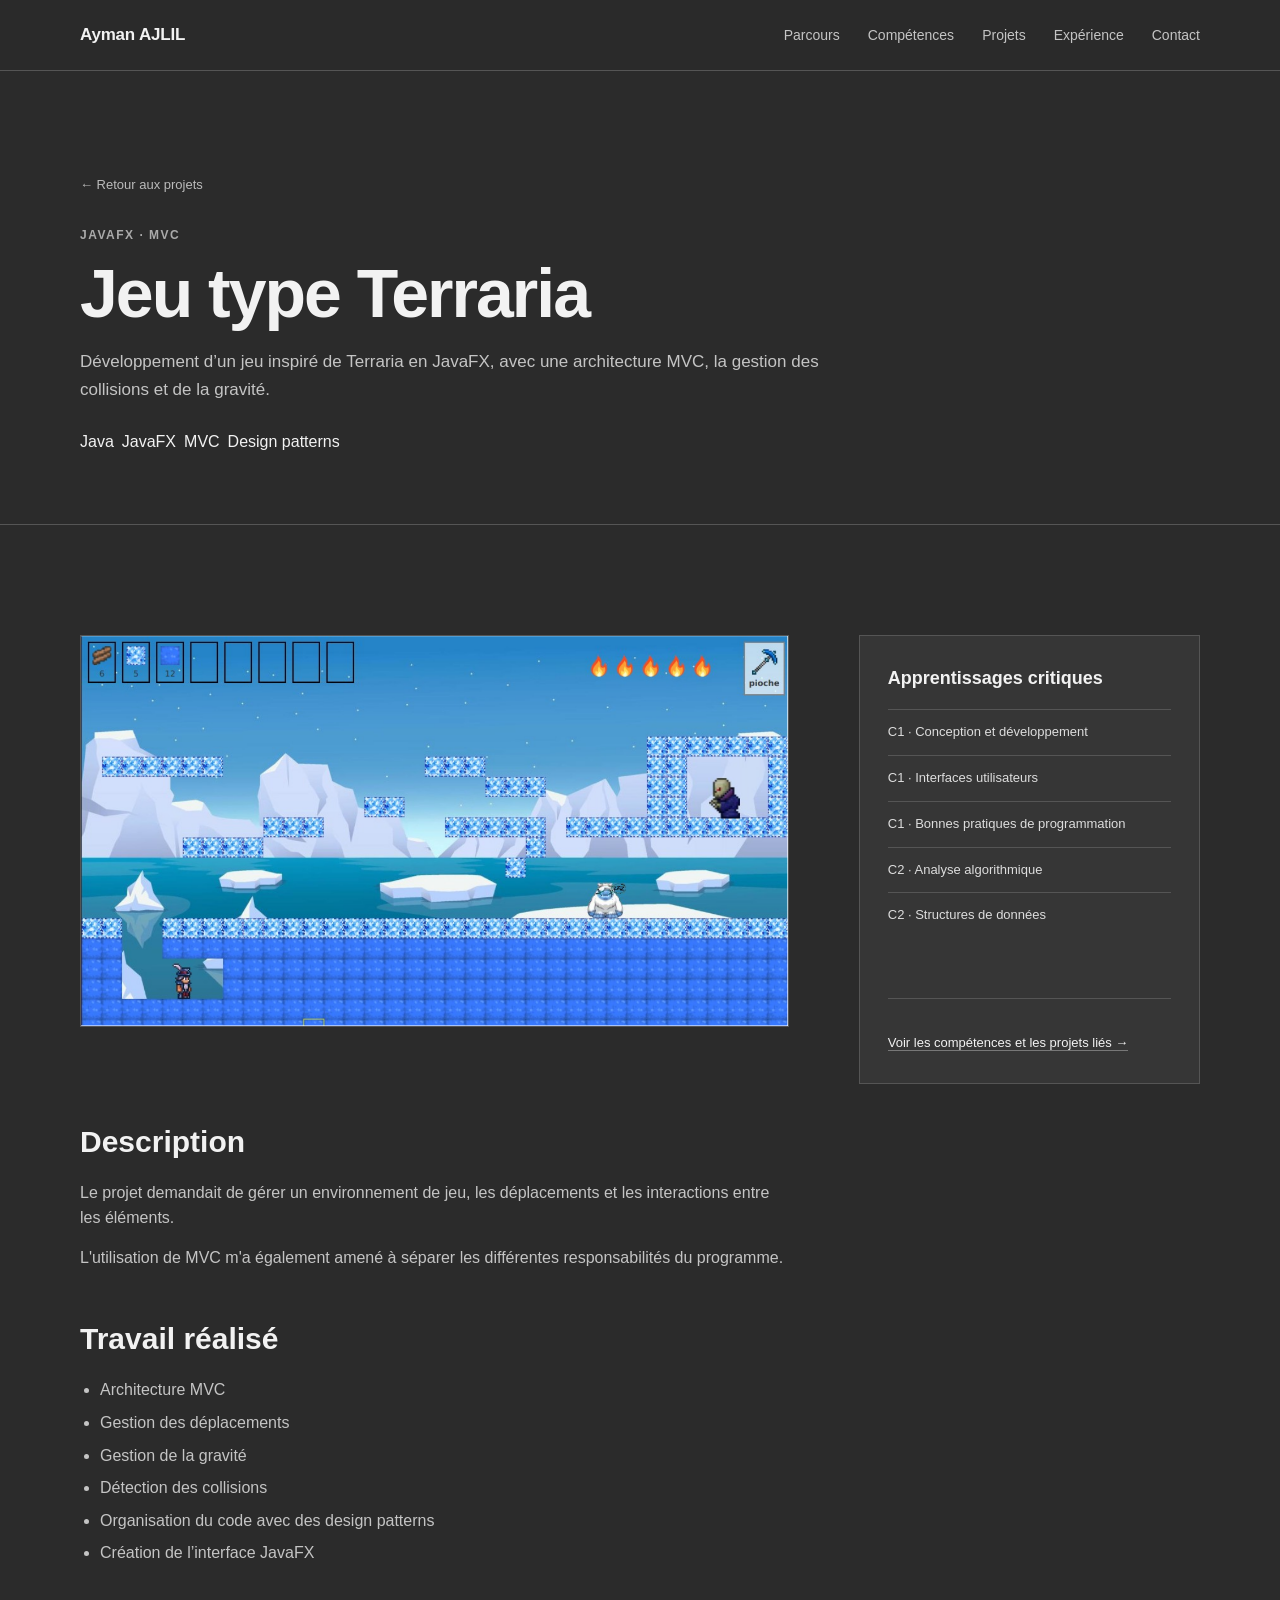
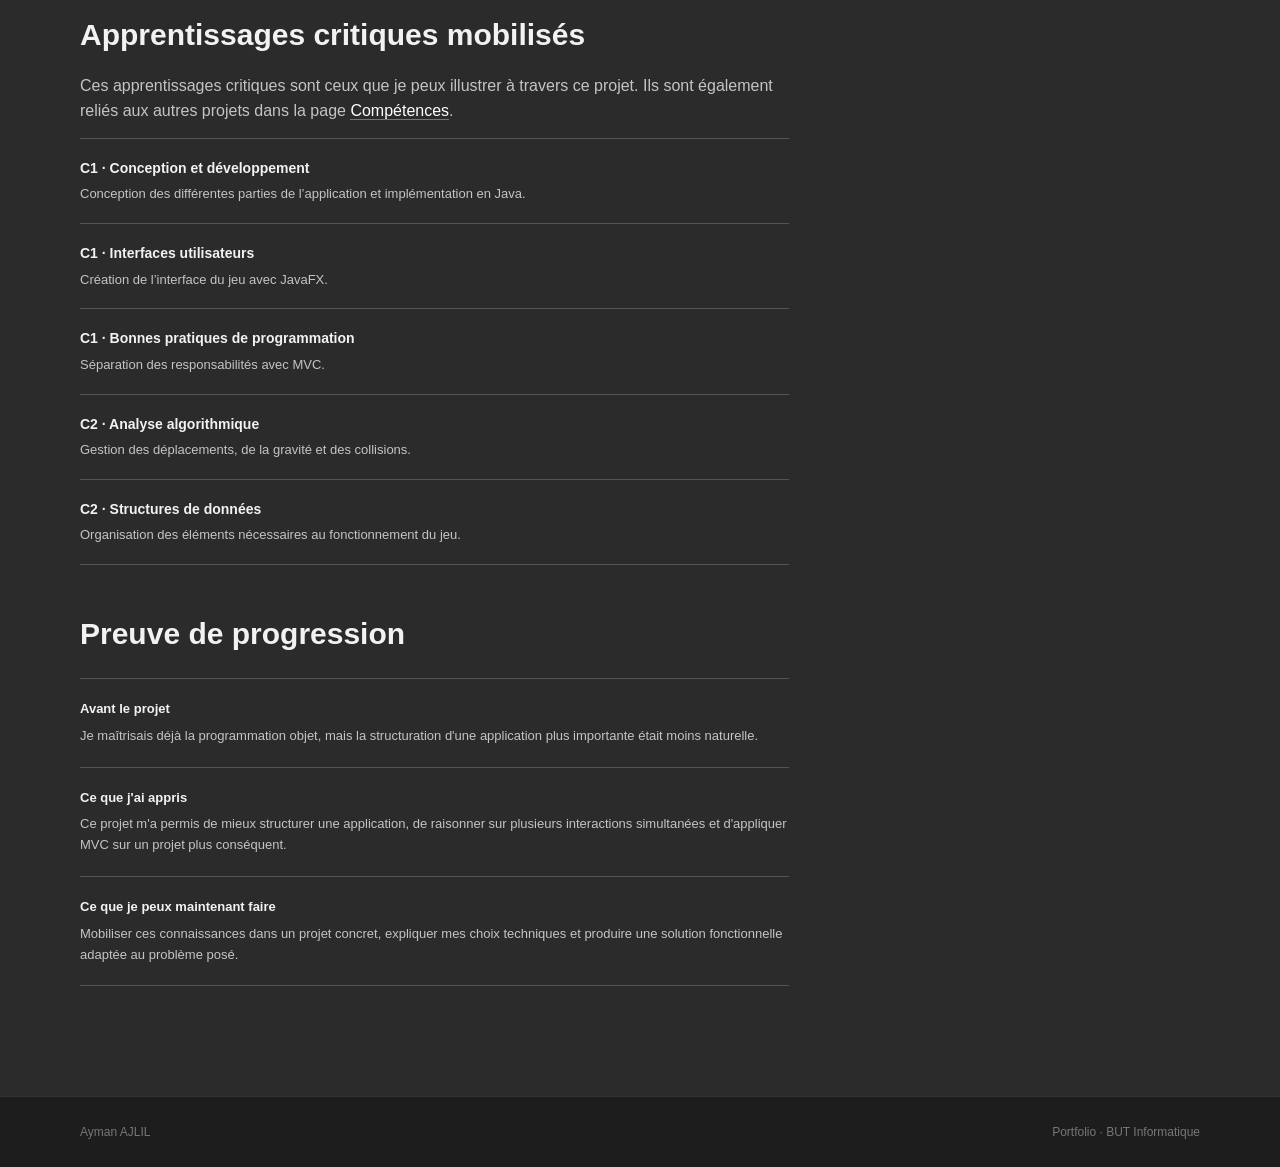
<file: projets/terraria.html>
<!DOCTYPE html>
<html lang="fr">
<head>
    <meta charset="UTF-8">
    <meta name="viewport" content="width=device-width, initial-scale=1.0">
    <meta name="description" content="Projet Jeu type Terraria — Portfolio d'Ayman AJLIL">
    <title>Jeu type Terraria — Ayman AJLIL</title>
    <link rel="stylesheet" href="../style.css">
</head>
<body>
<header class="header">
    <div class="container nav"><a href="../index.html" class="logo">Ayman AJLIL</a>
        <button class="menu-button" id="menuButton" aria-label="Ouvrir le menu"><span></span><span></span><span></span>
        </button>
        <nav id="mainNav"><a href="../index.html#parcours">Parcours</a><a
                href="../index.html#competences">Compétences</a><a href="../index.html#projets">Projets</a><a
                href="../index.html#experience">Expérience</a><a href="../index.html#contact">Contact</a></nav>
    </div>
</header>
<main>
    <section class="project-hero">
        <div class="container"><a class="back-link" href="../index.html#projets">← Retour aux projets</a>
            <p class="eyebrow">JavaFX · MVC</p>
            <h1>Jeu type Terraria</h1>
            <p class="project-hero-intro">Développement d’un jeu inspiré de Terraria en JavaFX, avec une architecture
                MVC, la gestion des collisions et de la gravité.</p>
            <div class="project-meta"><span>Java</span><span>JavaFX</span><span>MVC</span><span>Design patterns</span>
            </div>
        </div>
    </section>
    <section class="section">
        <div class="container project-layout">
            <div class="project-content"><img class="project-main-image" src="../images/terraria.png"
                                              alt="Jeu type Terraria">
                <h2>Description</h2>
                <p>Le projet demandait de gérer un environnement de jeu, les déplacements et les interactions entre les
                    éléments.</p>
                <p>L'utilisation de MVC m'a également amené à séparer les différentes responsabilités du programme.</p>
                <h2>Travail réalisé</h2>
                <ul>
                    <li>Architecture MVC</li>
                    <li>Gestion des déplacements</li>
                    <li>Gestion de la gravité</li>
                    <li>Détection des collisions</li>
                    <li>Organisation du code avec des design patterns</li>
                    <li>Création de l’interface JavaFX</li>
                </ul>
                <h2>Apprentissages critiques mobilisés</h2>
                <p>Ces apprentissages critiques sont ceux que je peux illustrer à travers ce projet. Ils sont également
                    reliés aux autres projets dans la page <a class="inline-link" href="../index.html#competences">Compétences</a>.
                </p>
                <div class="ac-page-list">
                    <div class="ac-page-item"><strong>C1 · Conception et développement</strong>
                        <p>Conception des différentes parties de l’application et implémentation en Java.</p></div>
                    <div class="ac-page-item"><strong>C1 · Interfaces utilisateurs</strong>
                        <p>Création de l’interface du jeu avec JavaFX.</p></div>
                    <div class="ac-page-item"><strong>C1 · Bonnes pratiques de programmation</strong>
                        <p>Séparation des responsabilités avec MVC.</p></div>
                    <div class="ac-page-item"><strong>C2 · Analyse algorithmique</strong>
                        <p>Gestion des déplacements, de la gravité et des collisions.</p></div>
                    <div class="ac-page-item"><strong>C2 · Structures de données</strong>
                        <p>Organisation des éléments nécessaires au fonctionnement du jeu.</p></div>
                </div>
                <h2>Preuve de progression</h2>
                <div class="progression">
                    <div class="progression-row"><strong>Avant le projet</strong>
                        <p>Je maîtrisais déjà la programmation objet, mais la structuration d'une application plus
                            importante était moins naturelle.</p></div>
                    <div class="progression-row"><strong>Ce que j'ai appris</strong>
                        <p>Ce projet m'a permis de mieux structurer une application, de raisonner sur plusieurs
                            interactions simultanées et d'appliquer MVC sur un projet plus conséquent.</p></div>
                    <div class="progression-row"><strong>Ce que je peux maintenant faire</strong>
                        <p>Mobiliser ces connaissances dans un projet concret, expliquer mes choix techniques et
                            produire une solution fonctionnelle adaptée au problème posé.</p></div>
                </div>
            </div>
            <aside class="project-side"><h3>Apprentissages critiques</h3><a class="ac-link"
                                                                            href="../index.html#competences">C1 ·
                Conception et développement</a><a class="ac-link" href="../index.html#competences">C1 · Interfaces
                utilisateurs</a><a class="ac-link" href="../index.html#competences">C1 · Bonnes pratiques de
                programmation</a><a class="ac-link" href="../index.html#competences">C2 · Analyse algorithmique</a><a
                    class="ac-link" href="../index.html#competences">C2 · Structures de données</a>
                <div class="project-bottom"><a href="../index.html#competences">Voir les compétences et les projets liés
                    →</a></div>
            </aside>
        </div>
    </section>
</main>
<footer>
    <div class="container footer-content"><span>Ayman AJLIL</span><span>Portfolio · BUT Informatique</span></div>
</footer>
<script src="../script.js"></script>
</body>
</html>
</file>
<file: style.css>
* {
    box-sizing: border-box;
    margin: 0;
    padding: 0;
}

:root {
    --text: #171717;
    --muted: #666666;
    --border: #dedede;
    --soft: #f6f6f4;
    --white: #ffffff;
    --dark: #1d1d1d;
    --max-width: 1120px;
}

html {
    scroll-behavior: smooth;
}

body {
    font-family: Arial, Helvetica, sans-serif;
    color: var(--text);
    background: var(--white);
    line-height: 1.6;
}

a {
    color: inherit;
    text-decoration: none;
}

.container {
    width: min(var(--max-width), calc(100% - 40px));
    margin: 0 auto;
}

.header {
    position: sticky;
    top: 0;
    z-index: 10;
    background: rgba(255, 255, 255, 0.96);
    border-bottom: 1px solid var(--border);
}

.nav {
    min-height: 70px;
    display: flex;
    align-items: center;
    justify-content: space-between;
}

.logo {
    font-size: 17px;
    font-weight: 700;
    letter-spacing: -0.2px;
}

nav {
    display: flex;
    gap: 28px;
}

nav a {
    font-size: 14px;
    color: #555;
    transition: color 0.2s;
}

nav a:hover {
    color: #000;
}

.menu-button {
    display: none;
    border: 0;
    background: transparent;
    cursor: pointer;
}

.menu-button span {
    display: block;
    width: 24px;
    height: 2px;
    background: #222;
    margin: 5px 0;
}

.hero {
    min-height: 650px;
    display: flex;
    align-items: center;
    border-bottom: 1px solid var(--border);
}

.hero-content {
    display: grid;
    grid-template-columns: 1.35fr 0.65fr;
    gap: 80px;
    align-items: center;
}

.eyebrow {
    color: #777;
    text-transform: uppercase;
    letter-spacing: 1.5px;
    font-size: 12px;
    font-weight: 700;
    margin-bottom: 18px;
}

.hero h1 {
    font-size: clamp(48px, 7vw, 82px);
    line-height: 0.98;
    letter-spacing: -4px;
    margin-bottom: 28px;
}

.hero h2 {
    max-width: 680px;
    font-size: clamp(24px, 3vw, 38px);
    line-height: 1.18;
    font-weight: 500;
    letter-spacing: -1px;
}

.hero-description {
    max-width: 620px;
    color: var(--muted);
    margin-top: 25px;
    font-size: 16px;
}

.hero-actions {
    display: flex;
    gap: 12px;
    margin-top: 32px;
}

.button {
    display: inline-flex;
    justify-content: center;
    align-items: center;
    min-height: 46px;
    padding: 0 20px;
    border: 1px solid var(--dark);
    font-size: 14px;
    transition: 0.2s;
}

.button-dark {
    color: #fff;
    background: var(--dark);
}

.button-dark:hover {
    background: #000;
}

.button-light:hover {
    background: #f1f1f1;
}

.hero-card {
    border: 1px solid var(--border);
    padding: 30px;
    background: #fafafa;
}

.hero-card p {
    color: #777;
    font-size: 12px;
    text-transform: uppercase;
    letter-spacing: 1px;
    margin-bottom: 5px;
}

.hero-card strong {
    display: block;
    font-size: 19px;
    margin-bottom: 3px;
}

.hero-card span {
    display: block;
    color: var(--muted);
    font-size: 14px;
}

.hero-card .line {
    height: 1px;
    background: var(--border);
    margin: 28px 0;
}

.section {
    padding: 110px 0;
}

.section-soft {
    background: var(--soft);
}

.section-heading {
    max-width: 680px;
    margin-bottom: 60px;
}

.section-heading h2 {
    font-size: clamp(32px, 5vw, 52px);
    line-height: 1.05;
    letter-spacing: -2px;
    margin-bottom: 18px;
}

.section-heading > p:last-child {
    color: var(--muted);
    font-size: 16px;
}

.timeline {
    border-top: 1px solid var(--border);
}

.timeline-item {
    display: grid;
    grid-template-columns: 180px 1fr;
    gap: 40px;
    padding: 30px 0;
    border-bottom: 1px solid var(--border);
}

.timeline-date {
    color: #777;
    font-size: 14px;
}

.timeline-content h3 {
    font-size: 22px;
    margin-bottom: 8px;
}

.timeline-content p {
    max-width: 700px;
    color: #555;
}

.timeline-content span {
    display: block;
    color: #888;
    font-size: 14px;
    margin-top: 8px;
}

.competence-grid {
    display: grid;
    grid-template-columns: repeat(3, 1fr);
    gap: 1px;
    background: var(--border);
    border: 1px solid var(--border);
}

.competence-card {
    background: #fff;
    padding: 30px;
    min-height: 300px;
}

.number {
    display: block;
    color: #999;
    font-size: 13px;
    margin-bottom: 30px;
}

.competence-card h3 {
    font-size: 27px;
    margin-bottom: 12px;
}

.competence-card p {
    color: var(--muted);
    font-size: 15px;
    margin-bottom: 25px;
}

.tags {
    display: flex;
    flex-wrap: wrap;
    gap: 7px;
}

.tags span {
    border: 1px solid #d8d8d8;
    background: #fafafa;
    padding: 4px 8px;
    font-size: 12px;
    color: #555;
}

.technology-grid {
    display: grid;
    grid-template-columns: repeat(2, 1fr);
    gap: 0;
    border-top: 1px solid var(--border);
}

.technology-grid > div {
    padding: 30px 0;
    border-bottom: 1px solid var(--border);
}

.technology-grid > div:nth-child(odd) {
    padding-right: 50px;
    border-right: 1px solid var(--border);
}

.technology-grid > div:nth-child(even) {
    padding-left: 50px;
}

.technology-grid h3 {
    font-size: 20px;
    margin-bottom: 8px;
}

.technology-grid p {
    color: var(--muted);
    max-width: 450px;
}

.project-grid {
    display: grid;
    grid-template-columns: repeat(2, 1fr);
    gap: 18px;
}

.project-card {
    background: #fff;
    border: 1px solid var(--border);
    padding: 30px;
    transition: transform 0.2s, box-shadow 0.2s;
}

.project-card:hover {
    transform: translateY(-3px);
    box-shadow: 0 8px 25px rgba(0,0,0,0.06);
}

.project-image {
    display: block;
    width: 100%;
    height: 190px;
    object-fit: cover;
    object-position: center;
    border: 1px solid var(--border);
    margin-bottom: 24px;
    background: #f5f5f5;
}

.project-card.featured .project-image {
    height: 300px;
    border-color: #444;
    background: #111;
}

.project-card.featured {
    grid-column: span 2;
    background: #1d1d1d;
    color: #fff;
    border-color: #1d1d1d;
}

.project-top {
    display: flex;
    justify-content: space-between;
    gap: 20px;
    color: #888;
    font-size: 12px;
    text-transform: uppercase;
    letter-spacing: 1px;
    margin-bottom: 28px;
}

.featured .project-top {
    color: #aaa;
}

.project-card h3 {
    font-size: 27px;
    margin-bottom: 12px;
}

.project-card p {
    color: #666;
    max-width: 720px;
    margin-bottom: 22px;
}

.featured p {
    color: #c7c7c7;
}

.featured .tags span {
    color: #ddd;
    background: #292929;
    border-color: #444;
}

.project-details {
    border-top: 1px solid #444;
    margin-top: 28px;
    padding-top: 22px;
}

.project-details strong {
    font-size: 14px;
}

.project-details ul {
    display: grid;
    grid-template-columns: repeat(2, 1fr);
    gap: 6px 30px;
    margin-top: 12px;
    padding-left: 18px;
    color: #c7c7c7;
    font-size: 14px;
}

.experience-card {
    border: 1px solid var(--border);
    padding: 42px;
}

.experience-header {
    display: flex;
    justify-content: space-between;
    gap: 40px;
    padding-bottom: 35px;
    border-bottom: 1px solid var(--border);
}

.experience-header h3 {
    font-size: 34px;
    line-height: 1.1;
    margin-bottom: 8px;
}

.company {
    color: #666;
}

.experience-label {
    height: fit-content;
    border: 1px solid var(--border);
    padding: 7px 11px;
    font-size: 12px;
    white-space: nowrap;
}

.experience-body {
    display: grid;
    grid-template-columns: 1fr 1fr;
    gap: 35px 60px;
    padding-top: 35px;
}

.experience-body > div:last-child {
    grid-column: span 2;
}

.experience-body h4 {
    font-size: 14px;
    margin-bottom: 10px;
}

.experience-body p {
    color: #666;
}

.columns-list {
    columns: 2;
    padding-left: 18px;
    color: #666;
}

.goal {
    display: grid;
    grid-template-columns: 1fr 300px;
    gap: 80px;
    align-items: center;
}

.goal > div:first-child p {
    max-width: 720px;
    font-size: 20px;
    color: #555;
    margin-bottom: 20px;
}

.goal-box {
    border: 1px solid var(--border);
    padding: 28px;
    background: #fff;
}

.goal-box span {
    display: block;
    color: #777;
    text-transform: uppercase;
    font-size: 11px;
    letter-spacing: 1px;
}

.goal-box strong {
    display: block;
    font-size: 36px;
    margin: 8px 0;
}

.goal-box p {
    color: #777;
    font-size: 14px;
}

.contact {
    padding: 110px 0;
    background: #1d1d1d;
    color: #fff;
}

.contact h2 {
    font-size: clamp(38px, 6vw, 65px);
    letter-spacing: -2px;
    line-height: 1;
    max-width: 700px;
    margin-bottom: 20px;
}

.contact > .container > p:not(.eyebrow) {
    color: #aaa;
    max-width: 560px;
}

.contact-links {
    display: flex;
    flex-wrap: wrap;
    gap: 28px;
    margin-top: 35px;
}

.contact-links a {
    color: #fff;
    border-bottom: 1px solid #777;
    padding-bottom: 4px;
}

.contact-links a:hover {
    border-color: #fff;
}

footer {
    background: #1d1d1d;
    color: #777;
    border-top: 1px solid #333;
}

.footer-content {
    min-height: 70px;
    display: flex;
    align-items: center;
    justify-content: space-between;
    font-size: 12px;
}

@media (max-width: 850px) {
    .hero {
        padding: 80px 0;
    }

    .hero-content {
        grid-template-columns: 1fr;
        gap: 50px;
    }

    .competence-grid {
        grid-template-columns: repeat(2, 1fr);
    }

    .project-grid {
        grid-template-columns: 1fr;
    }

    .project-card.featured {
        grid-column: auto;
    }

    .goal {
        grid-template-columns: 1fr;
        gap: 35px;
    }
}

@media (max-width: 650px) {
    .container {
        width: min(var(--max-width), calc(100% - 28px));
    }

    .header .nav {
        min-height: 62px;
    }

    .menu-button {
        display: block;
    }

    nav {
        display: none;
        position: absolute;
        left: 0;
        right: 0;
        top: 62px;
        background: #fff;
        border-bottom: 1px solid var(--border);
        flex-direction: column;
        gap: 0;
    }

    nav.open {
        display: flex;
    }

    nav a {
        padding: 15px 20px;
        border-top: 1px solid #eee;
    }

    .hero h1 {
        font-size: 50px;
        letter-spacing: -2px;
    }

    .hero h2 {
        font-size: 26px;
    }

    .section {
        padding: 75px 0;
    }

    .section-heading {
        margin-bottom: 40px;
    }

    .timeline-item {
        grid-template-columns: 1fr;
        gap: 8px;
    }

    .competence-grid {
        grid-template-columns: 1fr;
    }

    .technology-grid {
        grid-template-columns: 1fr;
    }

    .technology-grid > div:nth-child(odd),
    .technology-grid > div:nth-child(even) {
        padding: 25px 0;
        border-right: 0;
    }

    .experience-card {
        padding: 25px;
    }

    .experience-header {
        flex-direction: column;
        gap: 20px;
    }

    .experience-header h3 {
        font-size: 28px;
    }

    .experience-body {
        grid-template-columns: 1fr;
    }

    .experience-body > div:last-child {
        grid-column: auto;
    }

    .columns-list,
    .project-details ul {
        columns: 1;
        grid-template-columns: 1fr;
    }

    .contact-links {
        flex-direction: column;
        gap: 15px;
        align-items: flex-start;
    }

    .footer-content {
        flex-direction: column;
        align-items: flex-start;
        justify-content: center;
        gap: 3px;
    }
}

.competence-note {
    max-width: 780px;
    margin: -25px 0 35px;
    color: #666;
    font-size: 14px;
}

.competence-card.priority {
    min-height: 360px;
}

.competence-ref {
    color: #888 !important;
    text-transform: uppercase;
    letter-spacing: .5px;
    font-size: 11px !important;
    margin-bottom: 12px !important;
}

.skill-list {
    display: flex;
    flex-direction: column;
    gap: 8px;
    margin-top: 18px;
}

.skill-list span {
    font-size: 13px;
    color: #444;
    padding-left: 14px;
    position: relative;
}

.skill-list span::before {
    content: "";
    position: absolute;
    left: 0;
    top: 9px;
    width: 4px;
    height: 4px;
    border-radius: 50%;
    background: #999;
}

.competence-proof {
    border-top: 1px solid #eee;
    margin-top: 24px;
    padding-top: 16px;
    font-size: 12px;
    color: #777;
}

.competence-proof strong {
    color: #333;
}

/* Thème gris foncé */
:root {
    --text: #f2f2f2;
    --muted: #c4c4c4;
    --border: #555555;
    --soft: #333333;
    --white: #2b2b2b;
    --dark: #f2f2f2;
}

body {
    color: var(--text);
    background: #2b2b2b;
}

.header {
    background: rgba(43, 43, 43, 0.96);
    border-bottom-color: var(--border);
}

nav a { color: #c4c4c4; }
nav a:hover { color: #fff; }
.menu-button span { background: #eee; }

.eyebrow { color: #aaa; }
.hero, .timeline, .technology-grid { border-color: var(--border); }
.hero-card { background: #333; border-color: var(--border); }
.hero-card p, .hero-card span { color: #aaa; }
.hero-card .line { background: var(--border); }

.button { border-color: #eee; }
.button-dark { color: #2b2b2b; background: #f2f2f2; }
.button-dark:hover { background: #fff; }
.button-light:hover { background: #3a3a3a; }

.section-soft { background: #333; }
.section-heading > p:last-child,
.timeline-content p,
.goal > div:first-child p,
.experience-body p,
.columns-list,
.project-card p,
.company,
.competence-card p,
.technology-grid p { color: #c4c4c4; }

.timeline-date, .timeline-content span, .number { color: #aaa; }

.competence-grid { background: var(--border); border-color: var(--border); }
.competence-card { background: #363636; }
.tags span { border-color: #5a5a5a; background: #404040; color: #ddd; }
.competence-note { color: #aaa; }
.competence-ref { color: #aaa !important; }
.skill-list span { color: #ddd; }
.competence-proof { border-color: #555; }

.technology-grid > div { border-color: var(--border); }

.project-card { background: #363636; border-color: var(--border); }
.project-card:hover { box-shadow: 0 8px 25px rgba(0,0,0,0.25); }
.project-image { border-color: #555; background: #303030; }
.project-card.featured { background: #202020; color: #fff; border-color: #202020; }
.project-top { color: #aaa; }
.project-card p { color: #c4c4c4; }
.featured p { color: #c7c7c7; }
.featured .tags span { color: #ddd; background: #292929; border-color: #444; }
.project-details { border-color: #555; }
.project-details ul { color: #c7c7c7; }

.experience-card { border-color: var(--border); }
.experience-header { border-color: var(--border); }
.experience-label { border-color: var(--border); }

.goal-box { background: #363636; border-color: var(--border); }
.goal-box span, .goal-box p { color: #aaa; }

.contact, footer { background: #1d1d1d; }

@media (max-width: 650px) {
    nav { background: #2b2b2b; border-color: var(--border); }
    nav a { border-color: #444; color: #ddd; }
}

/* Responsive téléphone */
@media (max-width: 650px) {
    .container {
        width: min(100% - 32px, 1100px);
    }

    .header {
        position: sticky;
        top: 0;
        z-index: 1000;
    }

    .header .container {
        min-height: 64px;
    }

    .menu-button {
        display: flex;
        flex-direction: column;
        justify-content: center;
        gap: 5px;
        width: 40px;
        height: 40px;
        padding: 8px;
        border: 1px solid #555;
        background: transparent;
        cursor: pointer;
    }

    .menu-button span {
        display: block;
        width: 100%;
        height: 2px;
    }

    nav {
        display: none;
        position: absolute;
        top: 64px;
        left: 16px;
        right: 16px;
        padding: 8px;
        border: 1px solid #555;
        background: #2b2b2b;
        box-shadow: 0 10px 25px rgba(0,0,0,.25);
    }

    nav.open {
        display: flex;
        flex-direction: column;
    }

    nav a {
        display: block;
        padding: 12px 10px;
        border-bottom: 1px solid #444;
    }

    nav a:last-child {
        border-bottom: 0;
    }

    .hero {
        padding: 48px 0 40px;
    }

    .hero h1 {
        font-size: clamp(34px, 11vw, 52px);
        line-height: 1.05;
    }

    .hero p {
        font-size: 15px;
    }

    .hero-card {
        margin-top: 28px;
        padding: 22px;
    }

    .section {
        padding: 56px 0;
    }

    .section-heading h2 {
        font-size: 30px;
        line-height: 1.15;
    }

    .timeline,
    .competence-grid,
    .technology-grid,
    .projects-grid {
        grid-template-columns: 1fr;
    }

    .timeline {
        gap: 0;
    }

    .timeline-item {
        padding: 22px 0;
    }

    .competence-card,
    .project-card,
    .experience-card,
    .goal-box {
        padding: 20px;
    }

    .project-card.featured {
        padding: 20px;
    }

    .project-image {
        width: 100%;
        height: 190px;
        object-fit: cover;
    }

    .project-card h3 {
        font-size: 22px;
    }

    .experience-header {
        flex-direction: column;
        align-items: flex-start;
        gap: 14px;
    }

    .experience-label {
        align-self: flex-start;
    }

    .company-title {
        flex-wrap: wrap;
    }

    .company-title img {
        width: 38px;
        height: 38px;
    }

    .columns-list {
        columns: 1;
    }

    .buttons,
    .hero-actions {
        flex-direction: column;
        align-items: stretch;
    }

    .button {
        width: 100%;
        text-align: center;
    }

    footer .container {
        flex-direction: column;
        align-items: flex-start;
        gap: 12px;
    }
}

@media (min-width: 651px) {
    .menu-button {
        display: none;
    }
}

/* Apprentissages critiques et liens vers les projets */
.learning-block { border-top: 1px solid #555; margin-top: 24px; padding-top: 18px; }
.learning-block h4 { font-size: 13px; margin-bottom: 16px; color: #eee; }
.ac-item { padding: 0 0 16px; margin-bottom: 16px; border-bottom: 1px solid #4a4a4a; }
.ac-item:last-child { border-bottom: 0; margin-bottom: 0; padding-bottom: 0; }
.ac-item strong { display: block; font-size: 13px; color: #f2f2f2; margin-bottom: 4px; }
.ac-item > span { display: block; font-size: 12px; color: #bdbdbd; line-height: 1.5; }
.linked-projects { display: flex; flex-wrap: wrap; gap: 6px; margin-top: 8px; }
.linked-projects a { font-size: 11px; color: #eee; border: 1px solid #666; padding: 3px 7px; }
.linked-projects a:hover { background: #444; }
.project-link { display: inline-block; margin-top: 20px; font-size: 13px; border-bottom: 1px solid #777; padding-bottom: 3px; }
.project-card:not(.featured) .project-link { color: #eee; }
.project-card.featured .project-link { color: #fff; }
.company-title { display: flex; align-items: center; gap: 10px; }
.company-title .company { margin: 0; }

/* Pages projet */
.project-hero { padding: 100px 0 70px; border-bottom: 1px solid #555; }
.project-hero .eyebrow { margin-bottom: 14px; }
.project-hero h1 { font-size: clamp(40px, 6vw, 68px); line-height: 1.02; letter-spacing: -2px; max-width: 850px; margin-bottom: 20px; }
.project-hero-intro { max-width: 760px; color: #c4c4c4; font-size: 17px; }
.project-meta { display: flex; flex-wrap: wrap; gap: 8px; margin-top: 26px; }
.project-layout { display: grid; grid-template-columns: 1.35fr .65fr; gap: 70px; align-items: start; }
.project-main-image { width: 100%; max-height: 520px; object-fit: cover; border: 1px solid #555; margin-bottom: 38px; }
.project-content h2 { font-size: 30px; margin: 45px 0 14px; }
.project-content h2:first-child { margin-top: 0; }
.project-content p { color: #c4c4c4; margin-bottom: 14px; }
.project-content ul { color: #c4c4c4; padding-left: 20px; }
.project-content li { margin-bottom: 7px; }
.project-side { border: 1px solid #555; padding: 28px; position: sticky; top: 90px; background: #363636; }
.project-side h3 { font-size: 18px; margin-bottom: 16px; }
.project-side .ac-link { display: block; padding: 12px 0; border-top: 1px solid #555; font-size: 13px; color: #ddd; }
.project-side .ac-link:hover { color: #fff; }
.progression { border-top: 1px solid #555; margin-top: 20px; }
.progression-row { padding: 20px 0; border-bottom: 1px solid #555; }
.progression-row strong { display: block; font-size: 13px; margin-bottom: 6px; }
.progression-row p { margin: 0; font-size: 13px; }
.back-link { display: inline-block; margin-bottom: 30px; color: #bbb; font-size: 13px; }
.back-link:hover { color: #fff; }
.project-bottom { margin-top: 60px; padding-top: 30px; border-top: 1px solid #555; }
.project-bottom a { border-bottom: 1px solid #777; font-size: 13px; }

@media (max-width: 850px) { .project-layout { grid-template-columns: 1fr; gap: 40px; } .project-side { position: static; } }
@media (max-width: 650px) { .project-hero { padding: 70px 0 50px; } .project-hero h1 { font-size: 42px; } .project-main-image { max-height: 330px; } }
.inline-link { color: #fff; border-bottom: 1px solid #777; }
.inline-link:hover { border-color: #fff; }
.ac-page-list { border-top: 1px solid #555; }
.ac-page-item { padding: 18px 0; border-bottom: 1px solid #555; }
.ac-page-item strong { display:block; font-size:14px; margin-bottom:5px; }
.ac-page-item p { margin:0; font-size:13px; }
@media (max-width: 650px) {
    .learning-block { margin-top: 18px; }
    .ac-item { padding-bottom: 13px; margin-bottom: 13px; }
    .project-meta { gap: 6px; }
    .project-side { padding: 22px; }
}
</file>
